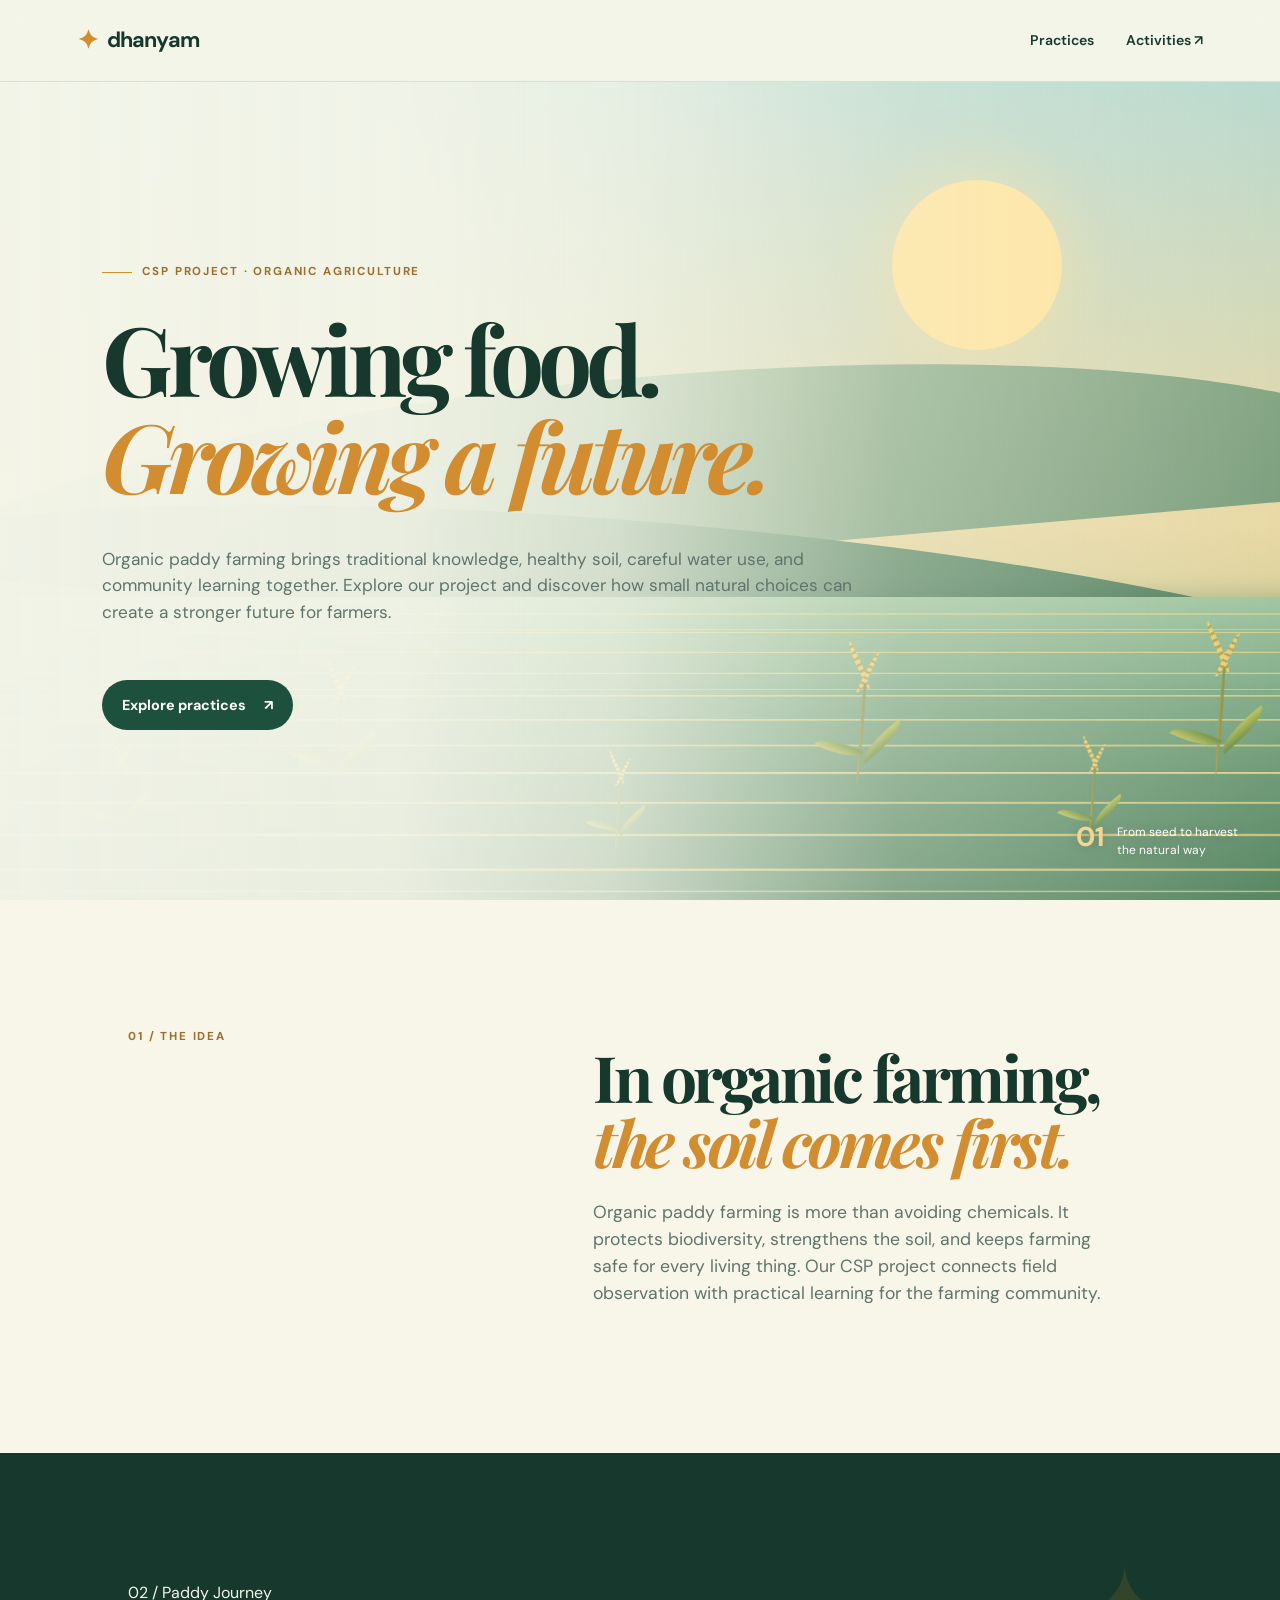
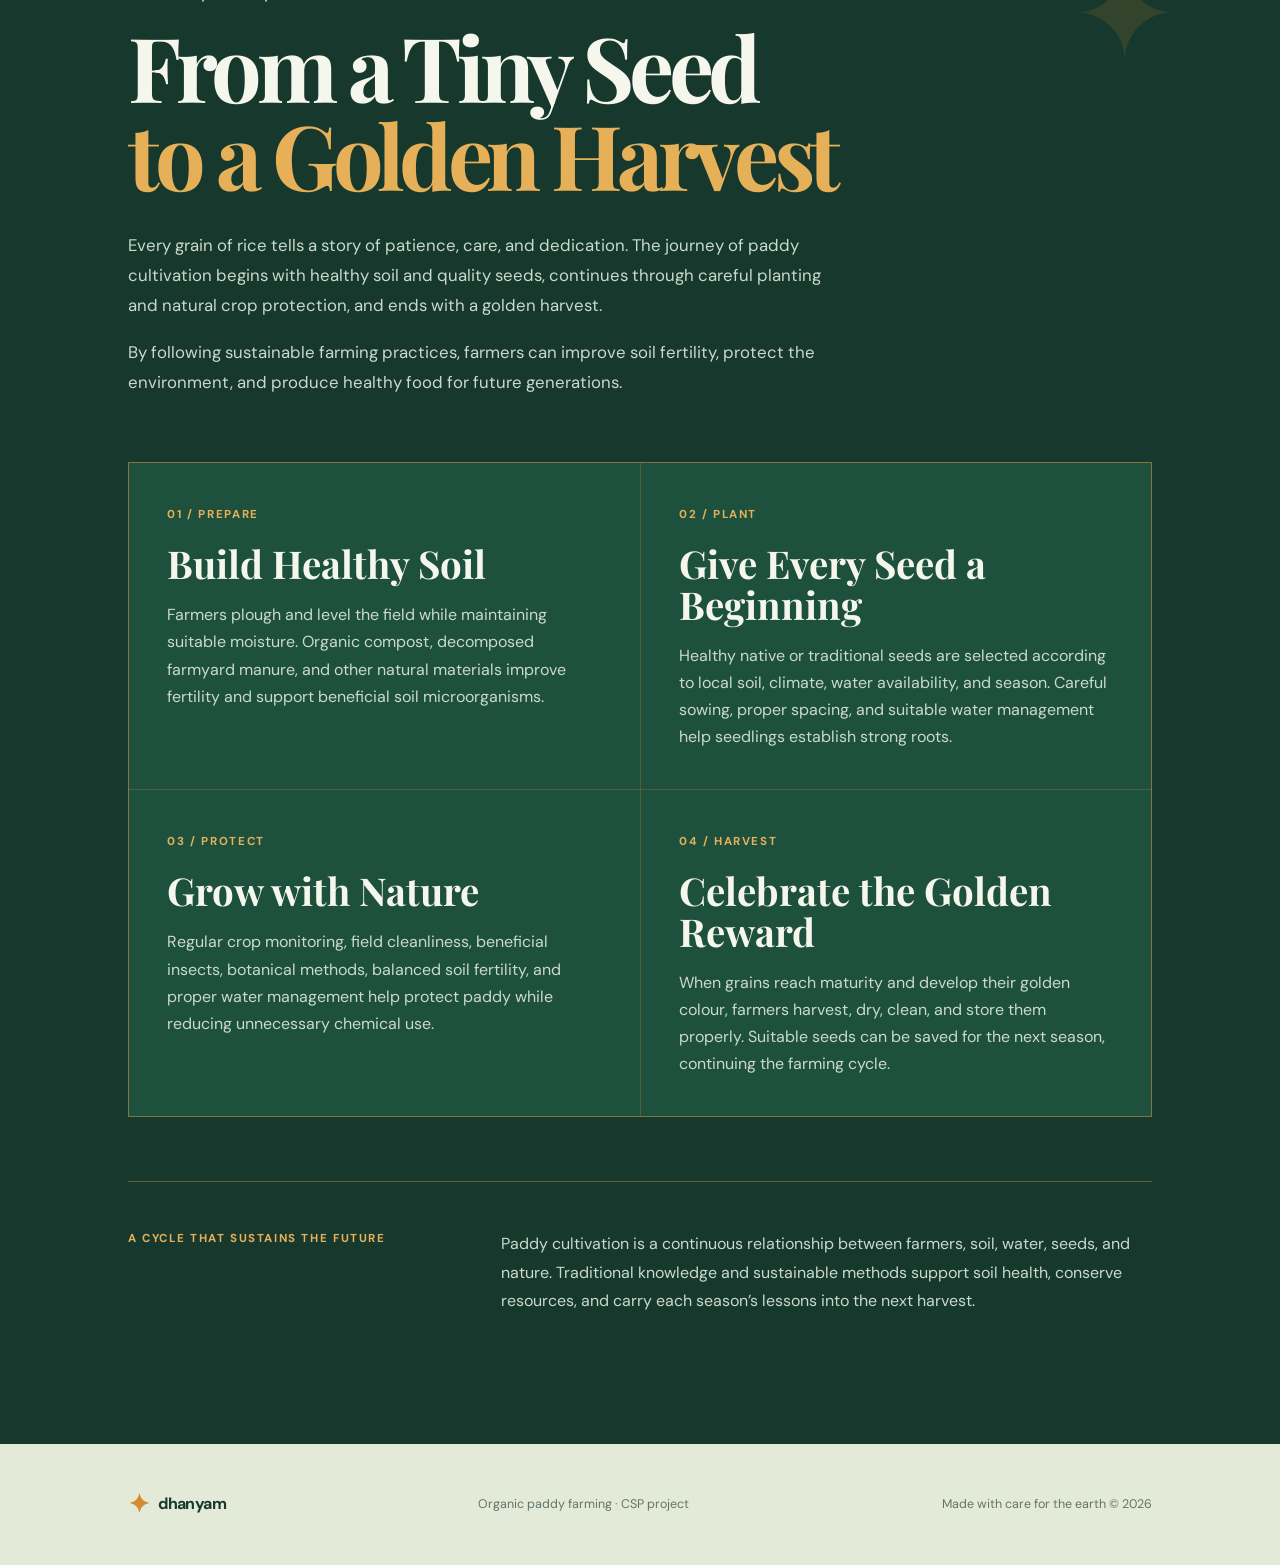
<file: index.html>
<!doctype html><html lang="en"><head><meta charset="UTF-8"><meta name="viewport" content="width=device-width,initial-scale=1"><title>Dhanyam | Organic Paddy Farming</title><link rel="preconnect" href="https://fonts.googleapis.com"><link rel="preconnect" href="https://fonts.gstatic.com" crossorigin><link href="https://fonts.googleapis.com/css2?family=DM+Sans:wght@400;500;600;700&family=Playfair+Display:wght@600;700;800&display=swap" rel="stylesheet"><link rel="stylesheet" href="style.css"><link rel="stylesheet" href="opening.css"><link rel="stylesheet" href="paddy-journey.css"></head><body><header class="site-header"><a class="brand" href="index.html"><span class="brand-mark">✦</span>dhanyam</a><nav><a href="practices.html">Practices</a><a href="activities.html">Activities <span>↗</span></a></nav></header><main><section class="hero"><div class="hero-content"><p class="eyebrow"><span></span> CSP project · Organic agriculture</p><h1>Growing food.<br><em>Growing a future.</em></h1><p class="hero-copy">Organic paddy farming brings traditional knowledge, healthy soil, careful water use, and community learning together. Explore our project and discover how small natural choices can create a stronger future for farmers.</p><div class="hero-actions"><a class="button button-primary" href="practices.html">Explore practices <span>↗</span></a></div></div><div class="hero-art"><div class="paddy-scene" aria-hidden="true"><div class="scene-sun"></div><div class="scene-hill hill-far"></div><div class="scene-hill hill-near"></div><div class="water-plane"><i></i><i></i><i></i><i></i><i></i></div><div class="plant plant-one"><b></b><i></i><i></i><em></em><em></em></div><div class="plant plant-two"><b></b><i></i><i></i><em></em><em></em></div><div class="plant plant-three"><b></b><i></i><i></i><em></em><em></em></div><div class="plant plant-four"><b></b><i></i><i></i><em></em><em></em></div><div class="plant plant-five"><b></b><i></i><i></i><em></em><em></em></div><div class="plant plant-six"><b></b><i></i><i></i><em></em><em></em></div></div><div class="art-caption"><strong>01</strong><span>From seed to harvest<br>the natural way</span></div></div></section><section class="intro section-wrap"><div class="section-label">01 / The idea</div><div><h2>In organic farming,<br><span>the soil comes first.</span></h2><p>Organic paddy farming is more than avoiding chemicals. It protects biodiversity, strengthens the soil, and keeps farming safe for every living thing. Our CSP project connects field observation with practical learning for the farming community.</p></div></section><section class="paddy-journey" id="paddy-journey"><div class="journey-intro"><p class="kicker">02 / Paddy Journey</p><h2>From a Tiny Seed<br><em>to a Golden Harvest</em></h2><p>Every grain of rice tells a story of patience, care, and dedication. The journey of paddy cultivation begins with healthy soil and quality seeds, continues through careful planting and natural crop protection, and ends with a golden harvest.</p><p>By following sustainable farming practices, farmers can improve soil fertility, protect the environment, and produce healthy food for future generations.</p></div><div class="journey-steps"><article><span>01 / Prepare</span><h3>Build Healthy Soil</h3><p>Farmers plough and level the field while maintaining suitable moisture. Organic compost, decomposed farmyard manure, and other natural materials improve fertility and support beneficial soil microorganisms.</p></article><article><span>02 / Plant</span><h3>Give Every Seed a Beginning</h3><p>Healthy native or traditional seeds are selected according to local soil, climate, water availability, and season. Careful sowing, proper spacing, and suitable water management help seedlings establish strong roots.</p></article><article><span>03 / Protect</span><h3>Grow with Nature</h3><p>Regular crop monitoring, field cleanliness, beneficial insects, botanical methods, balanced soil fertility, and proper water management help protect paddy while reducing unnecessary chemical use.</p></article><article><span>04 / Harvest</span><h3>Celebrate the Golden Reward</h3><p>When grains reach maturity and develop their golden colour, farmers harvest, dry, clean, and store them properly. Suitable seeds can be saved for the next season, continuing the farming cycle.</p></article></div><div class="journey-ending"><span>A cycle that sustains the future</span><p>Paddy cultivation is a continuous relationship between farmers, soil, water, seeds, and nature. Traditional knowledge and sustainable methods support soil health, conserve resources, and carry each season’s lessons into the next harvest.</p></div></section></main><footer><a class="brand" href="index.html"><span class="brand-mark">✦</span>dhanyam</a><p>Organic paddy farming · CSP project</p><p>Made with care for the earth © 2026</p></footer><script>const intro=document.createElement('div');intro.className='tractor-intro';intro.innerHTML='<div class="tractor-scene"><div class="farmer">●<i></i></div><div class="tractor"><b></b><i></i><em></em></div></div><p>cultivating a better future</p>';document.body.prepend(intro);setTimeout(()=>intro.classList.add('open'),1800);</script></body></html>
</file>
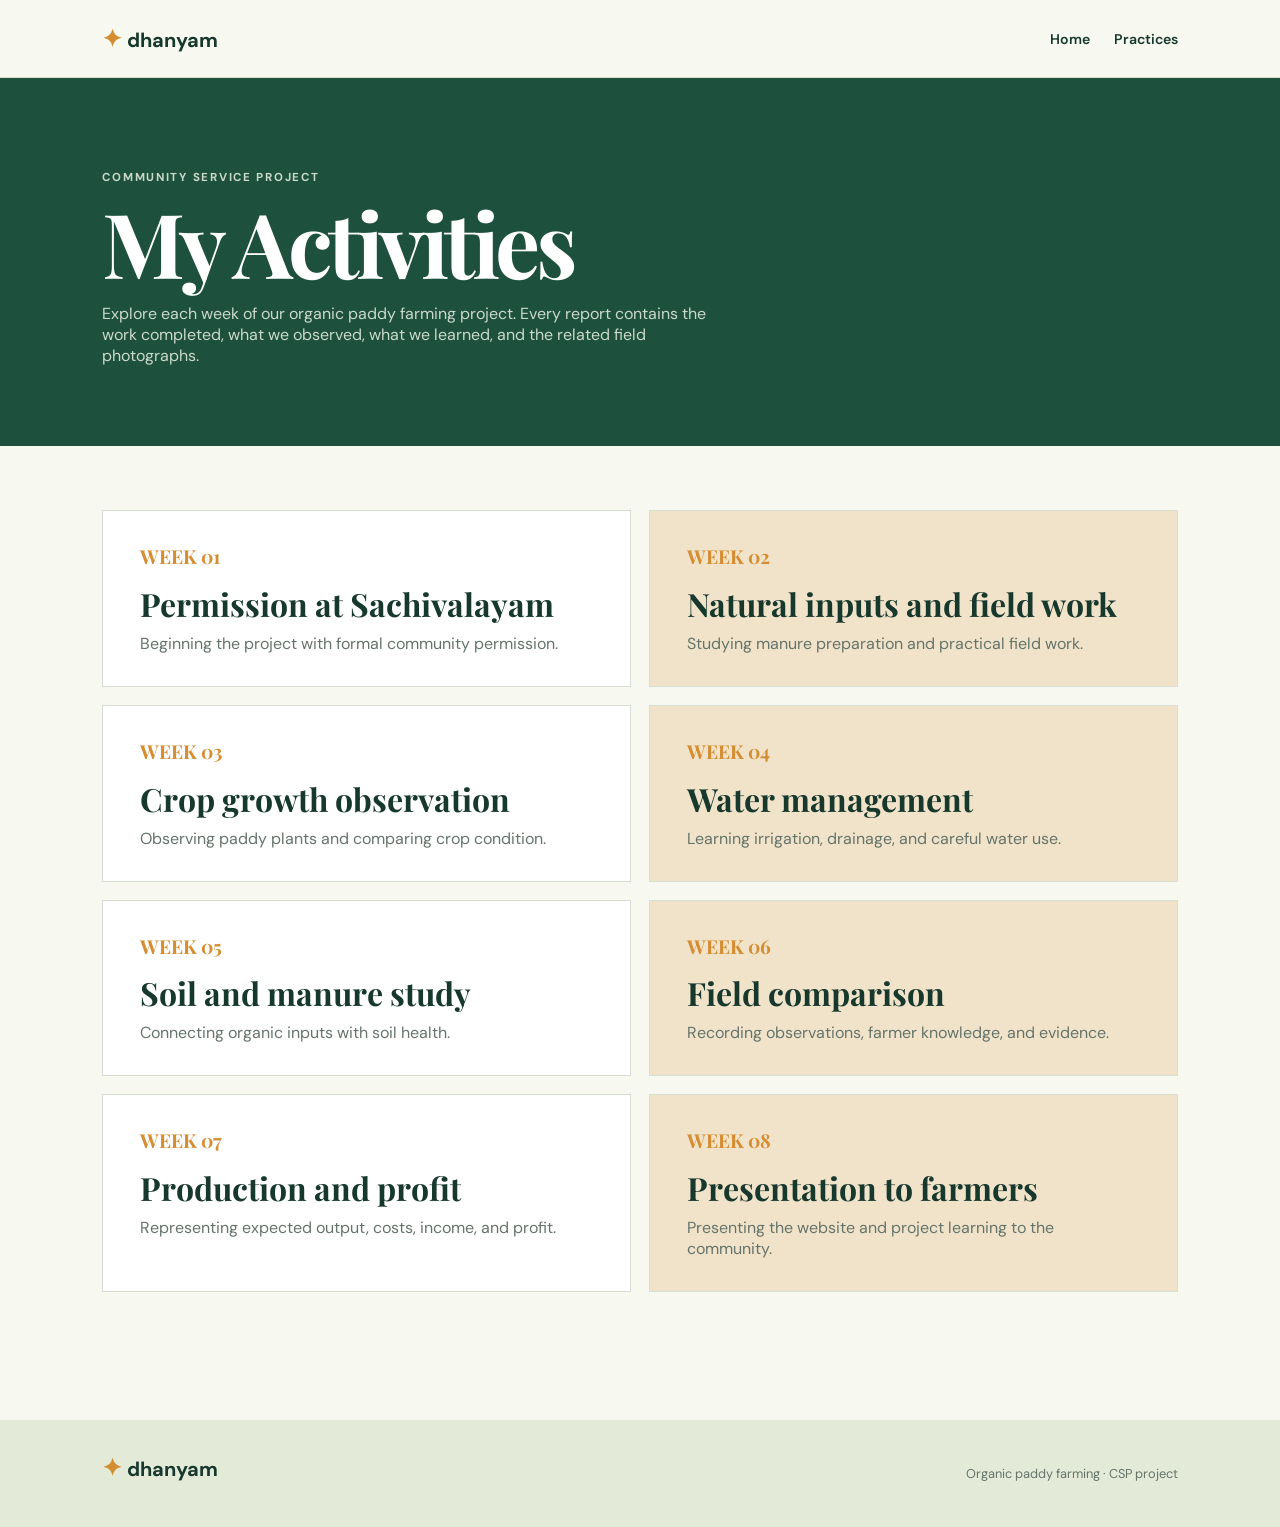
<file: activities.html>
<!doctype html><html lang="en"><head><meta charset="UTF-8"><meta name="viewport" content="width=device-width,initial-scale=1"><title>Activities | Dhanyam</title><link rel="preconnect" href="https://fonts.googleapis.com"><link rel="preconnect" href="https://fonts.gstatic.com" crossorigin><link href="https://fonts.googleapis.com/css2?family=DM+Sans:wght@400;500;600;700&family=Playfair+Display:wght@600;700;800&display=swap" rel="stylesheet"><link rel="stylesheet" href="activity-pages.css"></head><body><header><a class="brand" href="index.html"><span>✦</span> dhanyam</a><nav><a href="index.html">Home</a><a href="practices.html">Practices</a></nav></header><section class="page-head"><p class="kicker">Community Service Project</p><h1>My Activities</h1><p>Explore each week of our organic paddy farming project. Every report contains the work completed, what we observed, what we learned, and the related field photographs.</p></section><main class="week-menu"><a class="week-link" href="week1.html"><span>WEEK 01</span><h2>Permission at Sachivalayam</h2><p>Beginning the project with formal community permission.</p></a><a class="week-link" href="week2.html"><span>WEEK 02</span><h2>Natural inputs and field work</h2><p>Studying manure preparation and practical field work.</p></a><a class="week-link" href="week3.html"><span>WEEK 03</span><h2>Crop growth observation</h2><p>Observing paddy plants and comparing crop condition.</p></a><a class="week-link" href="week4.html"><span>WEEK 04</span><h2>Water management</h2><p>Learning irrigation, drainage, and careful water use.</p></a><a class="week-link" href="week5.html"><span>WEEK 05</span><h2>Soil and manure study</h2><p>Connecting organic inputs with soil health.</p></a><a class="week-link" href="week6.html"><span>WEEK 06</span><h2>Field comparison</h2><p>Recording observations, farmer knowledge, and evidence.</p></a><a class="week-link" href="week7.html"><span>WEEK 07</span><h2>Production and profit</h2><p>Representing expected output, costs, income, and profit.</p></a><a class="week-link" href="week8.html"><span>WEEK 08</span><h2>Presentation to farmers</h2><p>Presenting the website and project learning to the community.</p></a></main><footer><a class="brand" href="index.html"><span>✦</span> dhanyam</a><p>Organic paddy farming · CSP project</p></footer></body></html>
</file>
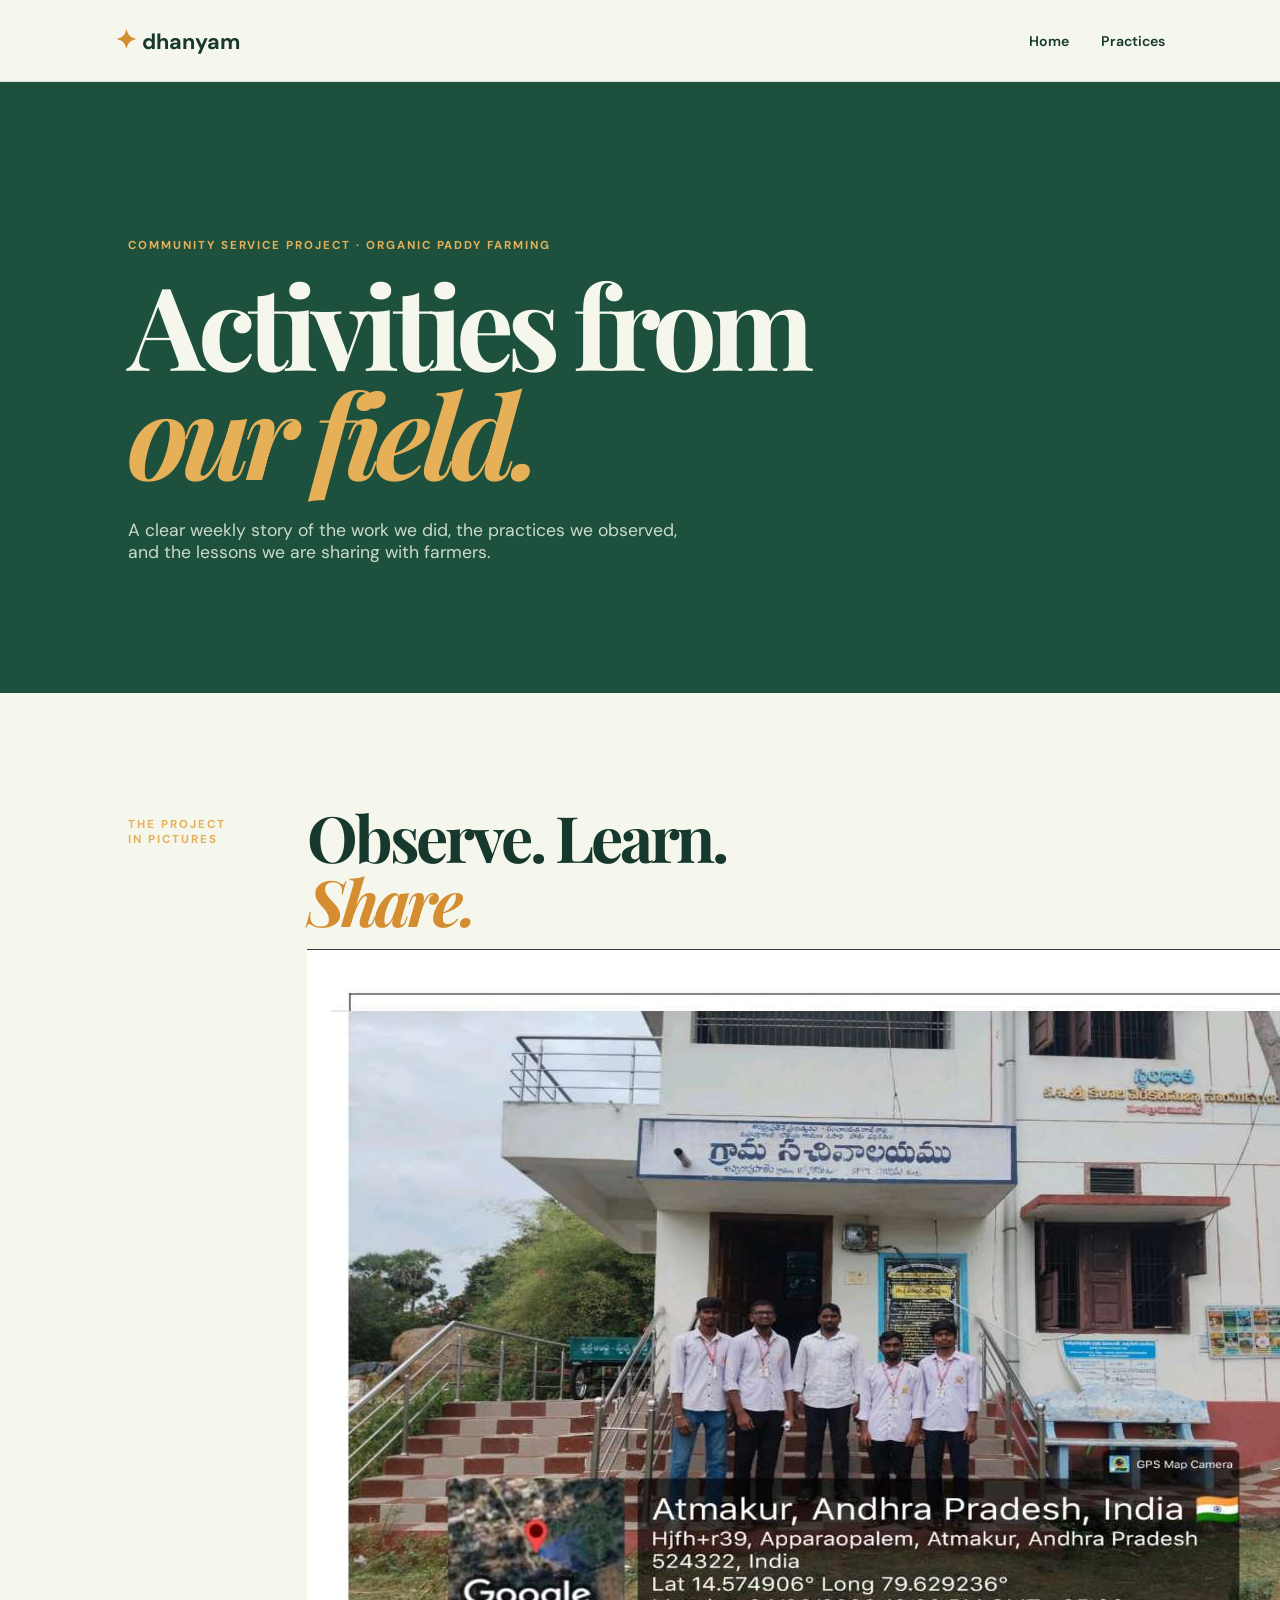
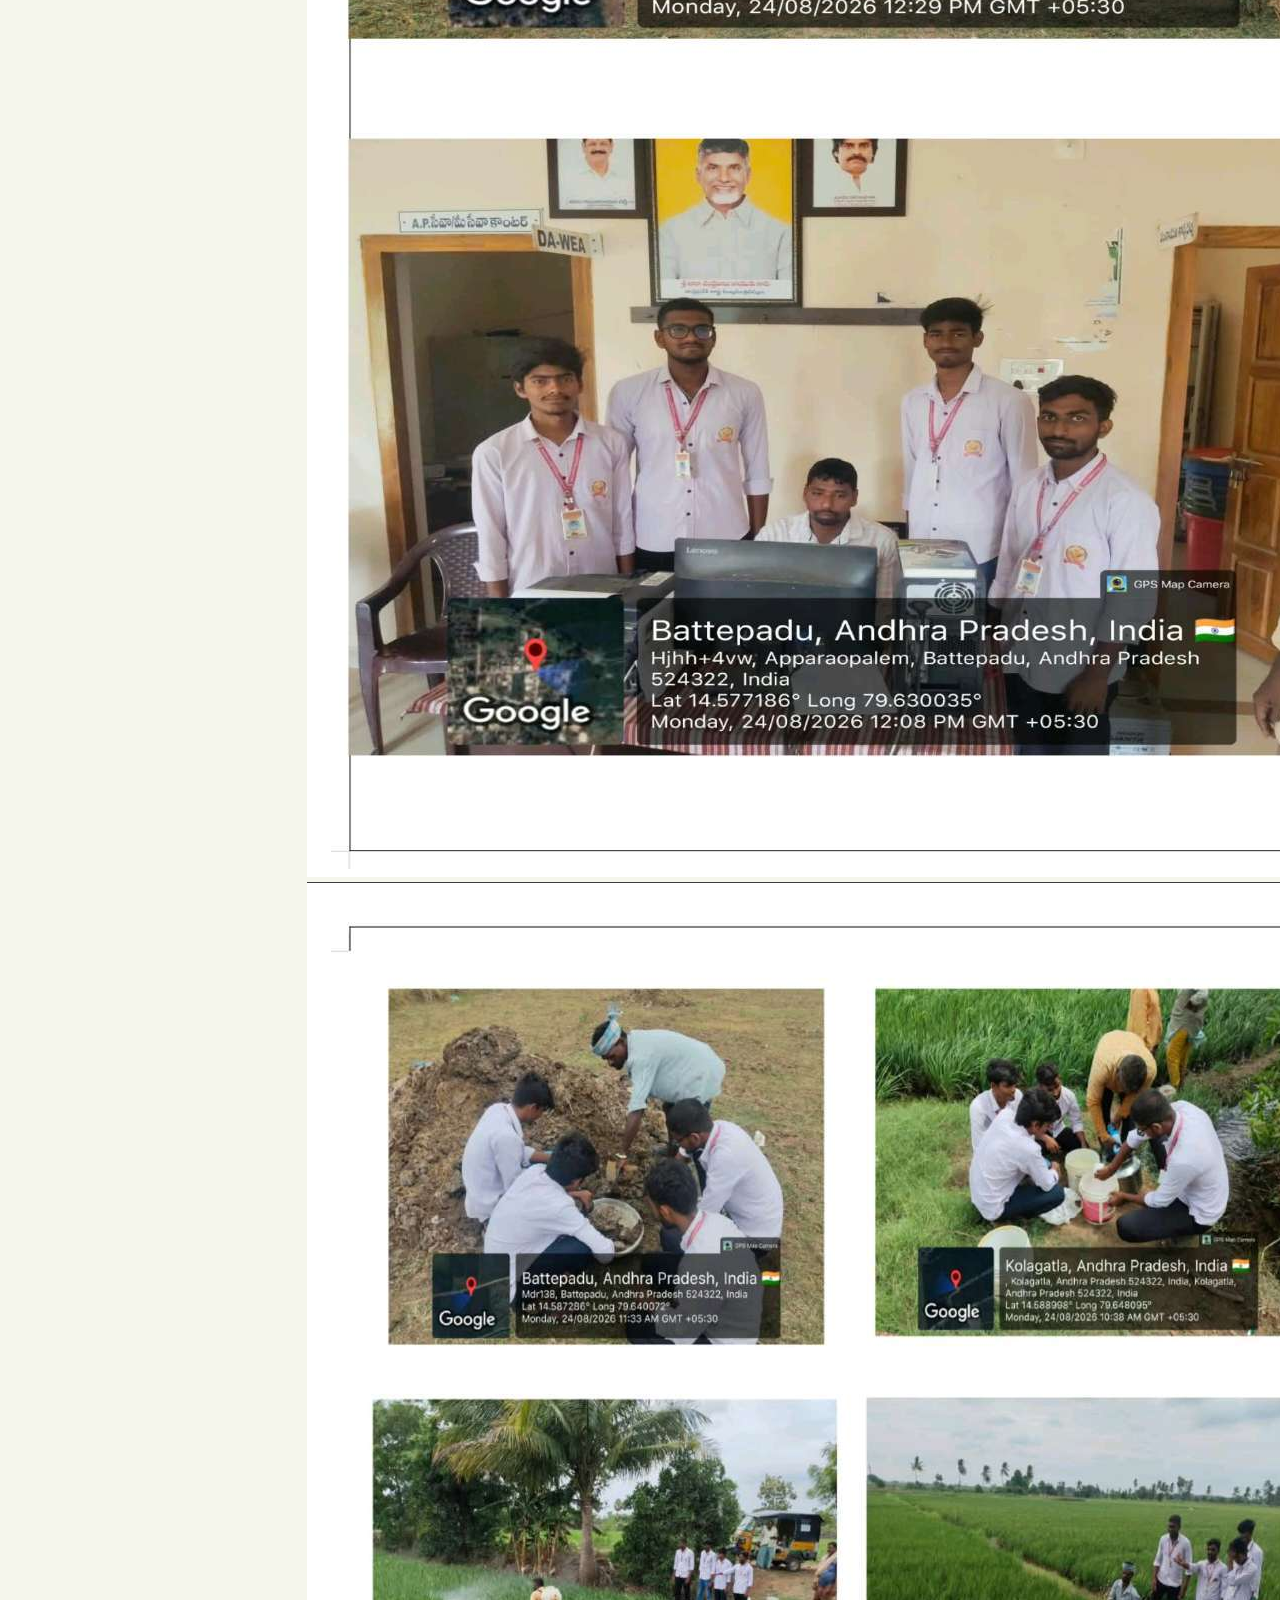
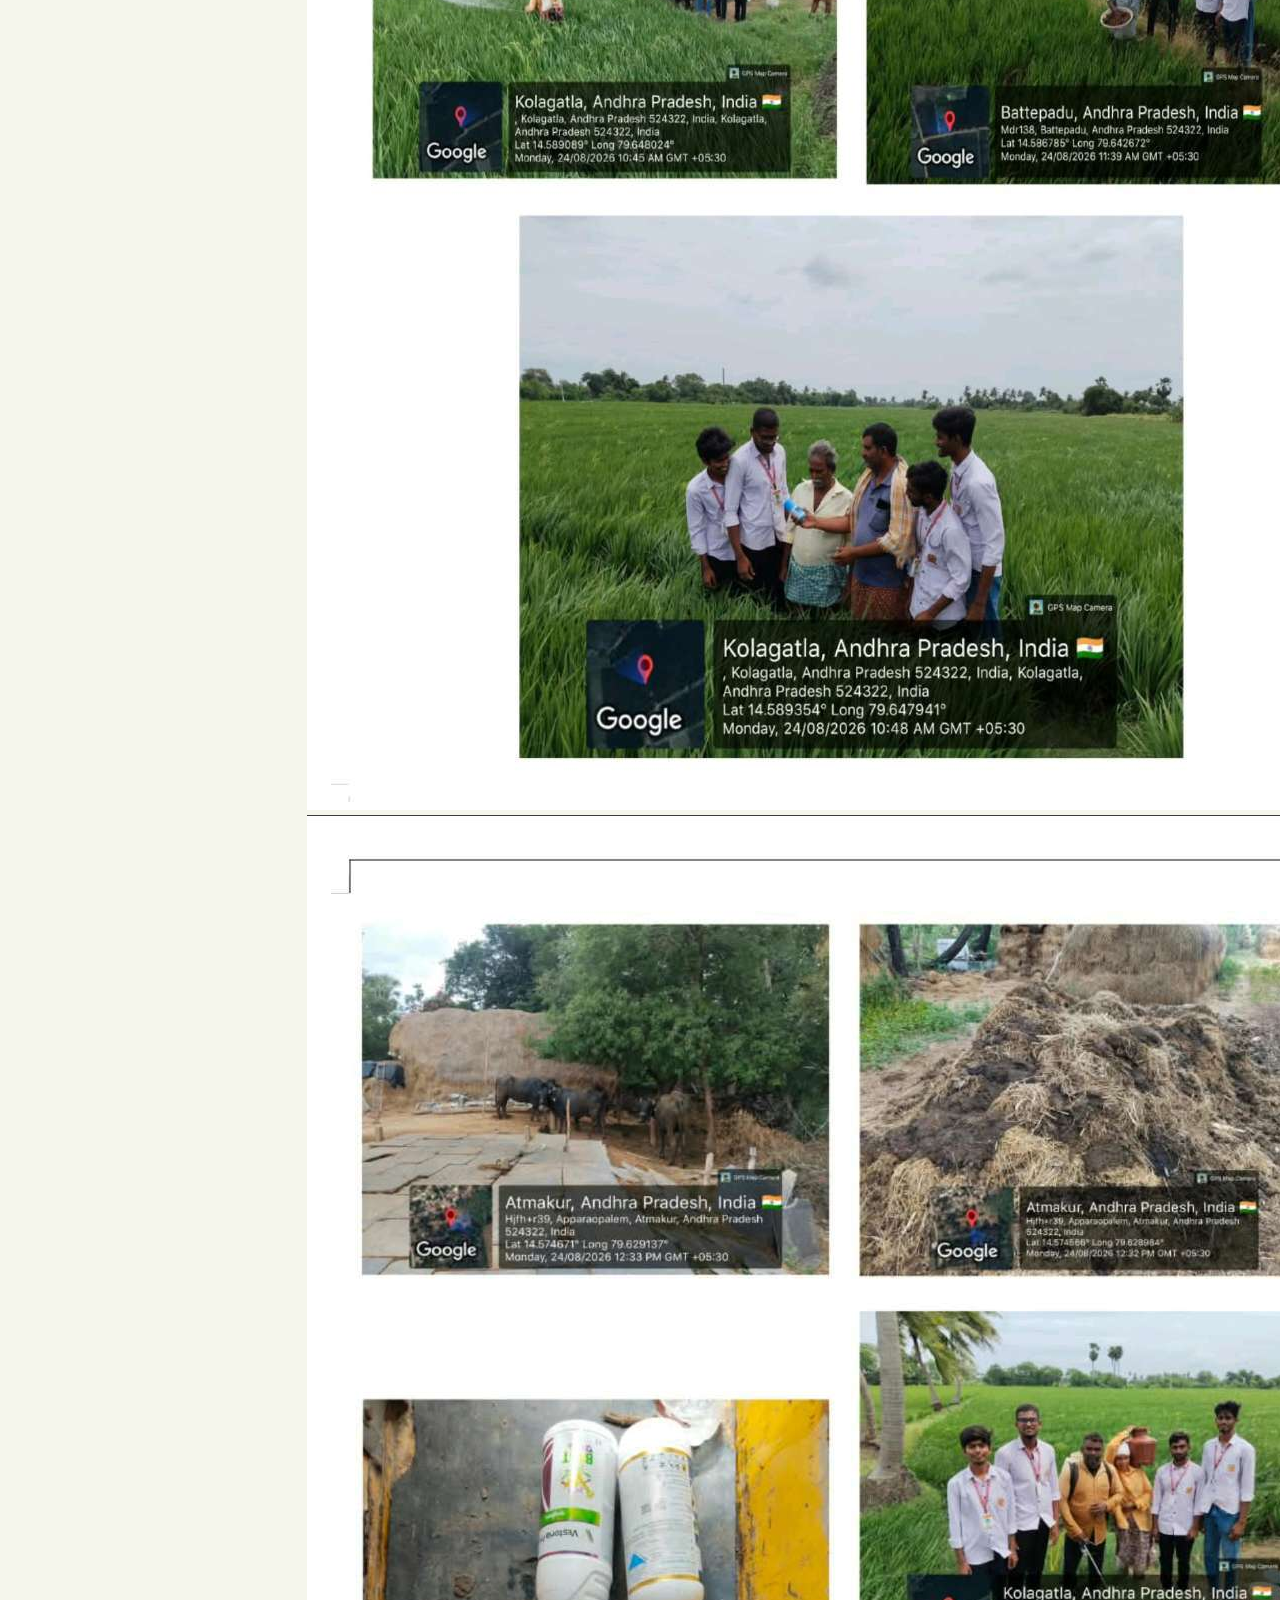
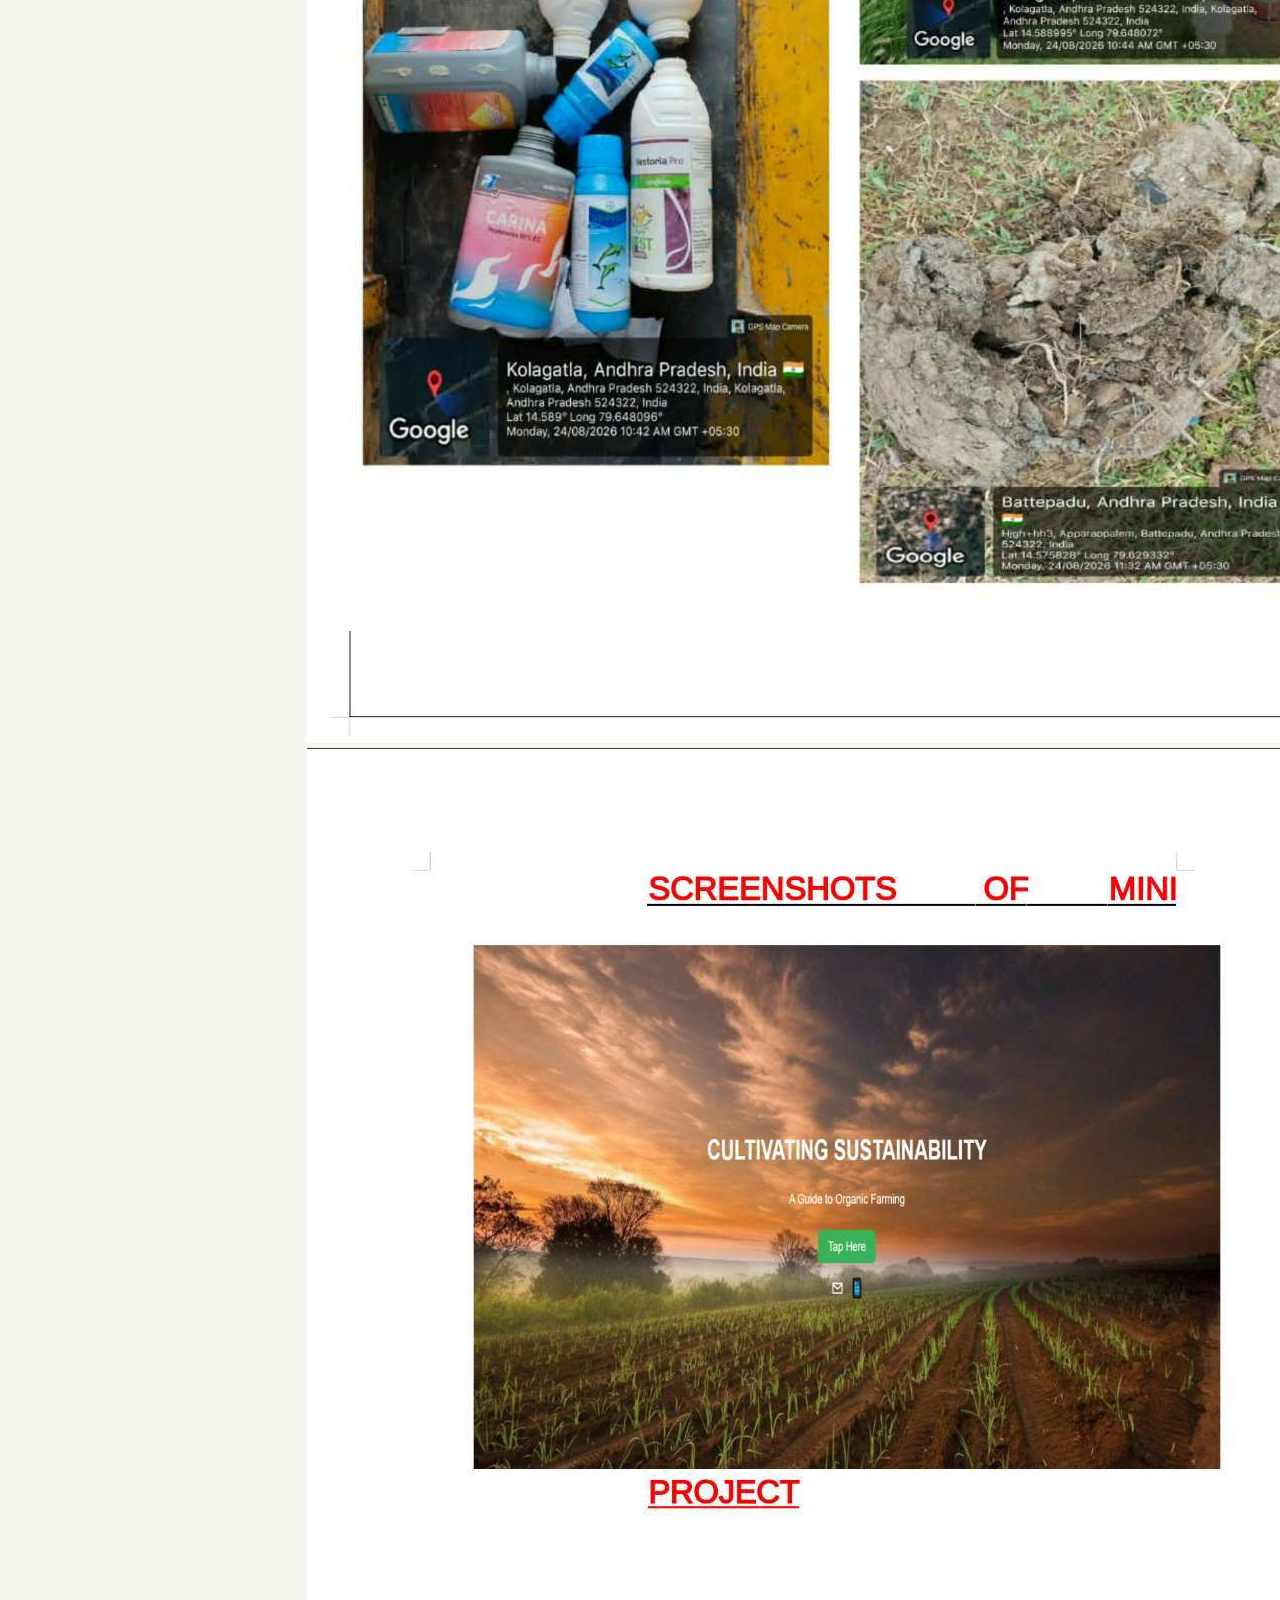
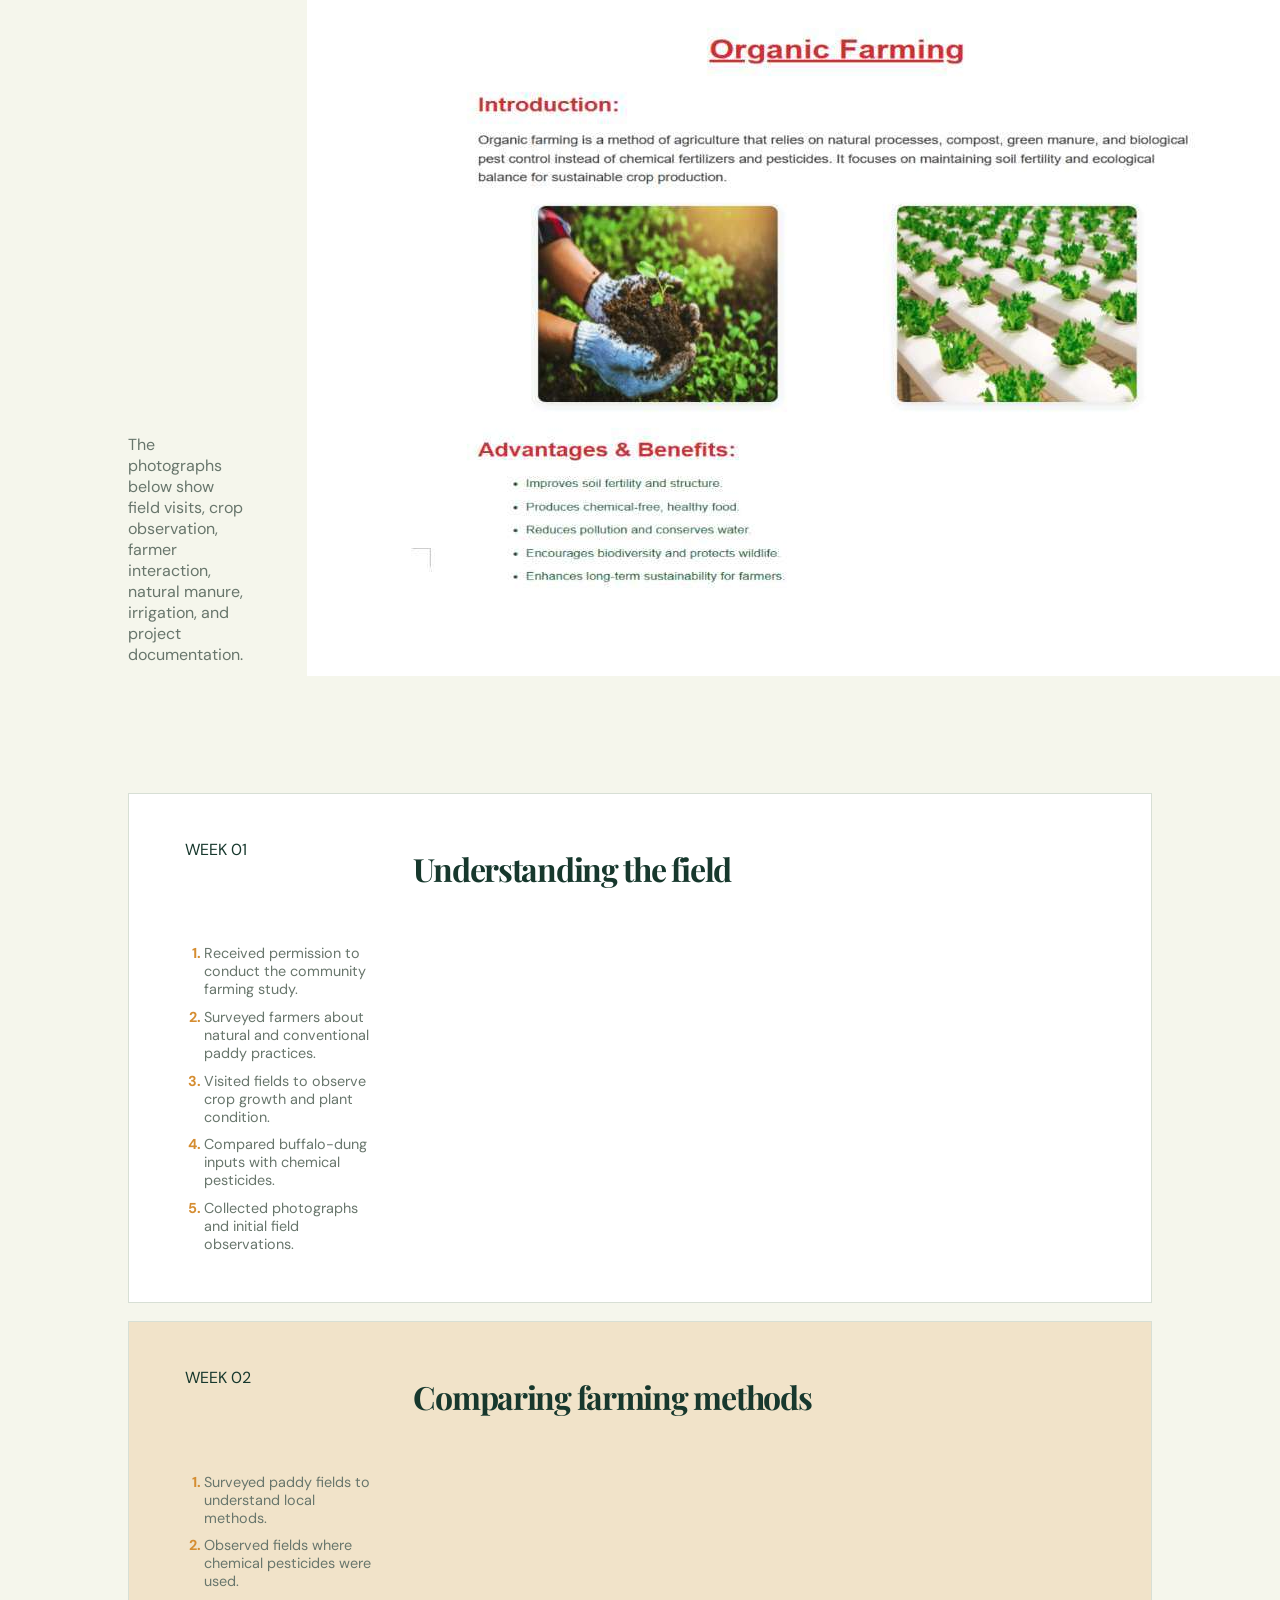
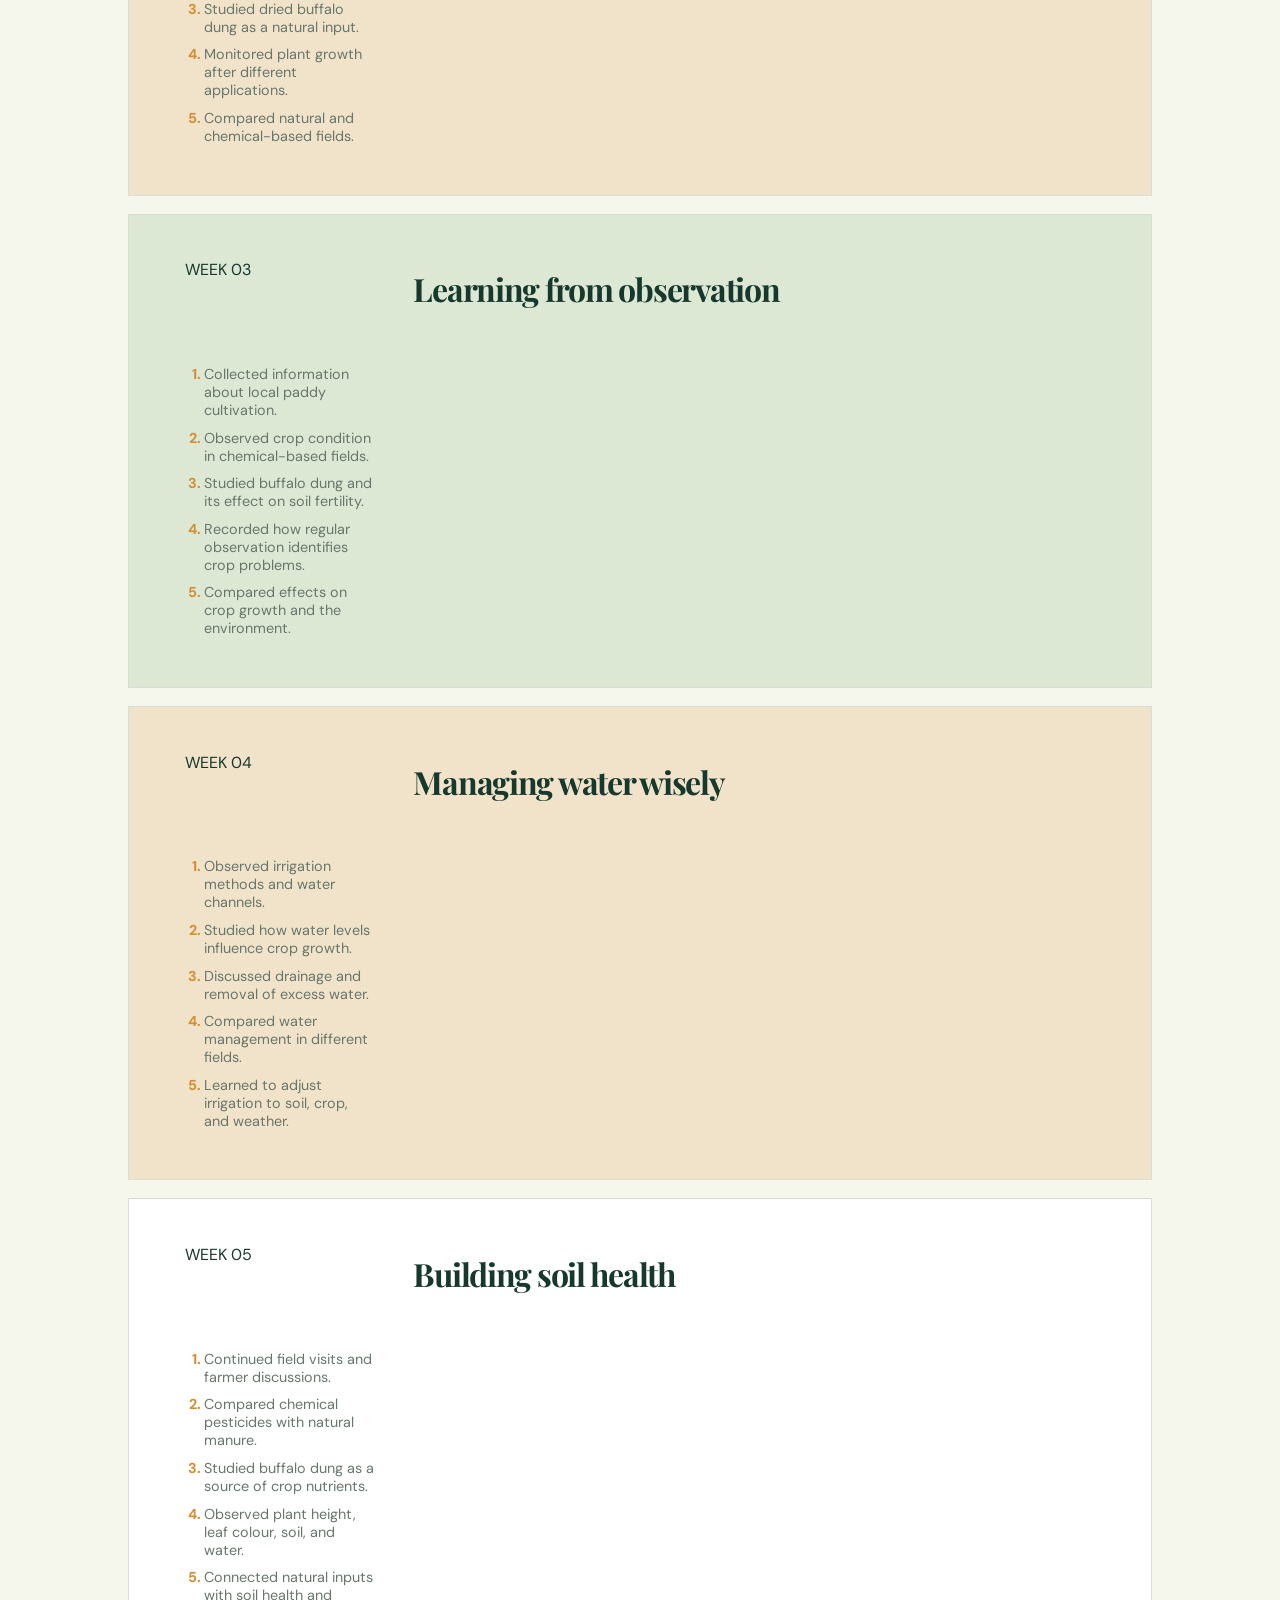
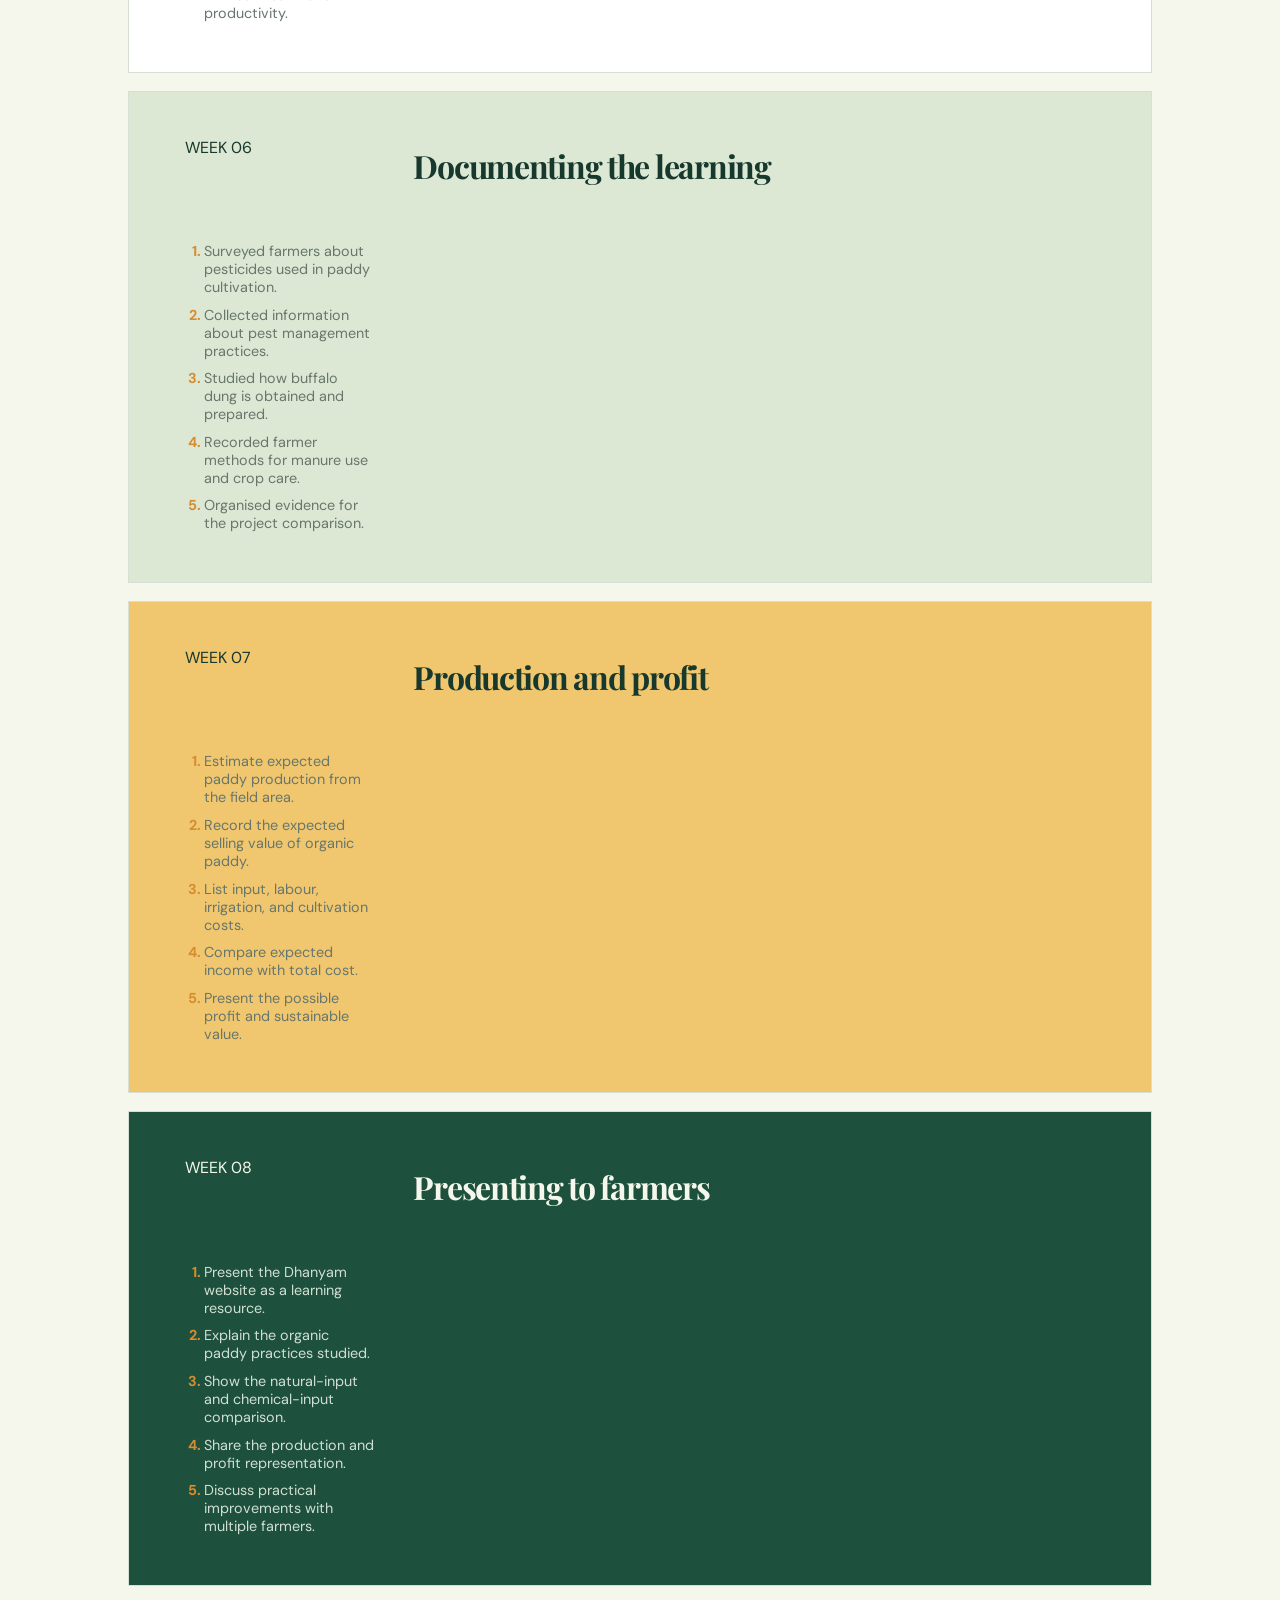
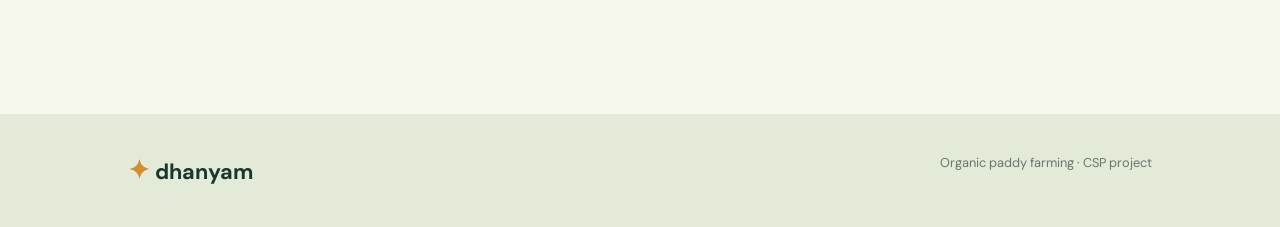
<file: activities_final.html>
<!doctype html><html lang="en"><head><meta charset="UTF-8"><meta name="viewport" content="width=device-width,initial-scale=1"><title>Activities | Dhanyam</title><link rel="preconnect" href="https://fonts.googleapis.com"><link rel="preconnect" href="https://fonts.gstatic.com" crossorigin><link href="https://fonts.googleapis.com/css2?family=DM+Sans:wght@400;500;600;700&family=Playfair+Display:wght@600;700;800&display=swap" rel="stylesheet"><link rel="stylesheet" href="activities-new.css"></head><body><header><a class="brand" href="index.html"><span>✦</span> dhanyam</a><nav><a href="index.html">Home</a><a href="practices.html">Practices</a></nav></header><main><section class="cover"><p class="kicker">Community Service Project · Organic paddy farming</p><h1>Activities from<br><em>our field.</em></h1><p class="lead">A clear weekly story of the work we did, the practices we observed, and the lessons we are sharing with farmers.</p></section><section class="intro"><p class="kicker">The project in pictures</p><h2>Observe. Learn.<br><em>Share.</em></h2><p>The photographs below show field visits, crop observation, farmer interaction, natural manure, irrigation, and project documentation.</p><div class="photo-strip"><img src="images/page-19.jpg" alt="Community field visit"><img src="images/page-25.jpg" alt="Paddy field observation"><img src="images/page-40.jpg" alt="Natural farming inputs"><img src="images/page-49.jpg" alt="Organic farming project presentation"></div></section><section class="weeks"><article><span>WEEK 01</span><h2>Understanding the field</h2><ol><li>Received permission to conduct the community farming study.</li><li>Surveyed farmers about natural and conventional paddy practices.</li><li>Visited fields to observe crop growth and plant condition.</li><li>Compared buffalo-dung inputs with chemical pesticides.</li><li>Collected photographs and initial field observations.</li></ol></article><article><span>WEEK 02</span><h2>Comparing farming methods</h2><ol><li>Surveyed paddy fields to understand local methods.</li><li>Observed fields where chemical pesticides were used.</li><li>Studied dried buffalo dung as a natural input.</li><li>Monitored plant growth after different applications.</li><li>Compared natural and chemical-based fields.</li></ol></article><article><span>WEEK 03</span><h2>Learning from observation</h2><ol><li>Collected information about local paddy cultivation.</li><li>Observed crop condition in chemical-based fields.</li><li>Studied buffalo dung and its effect on soil fertility.</li><li>Recorded how regular observation identifies crop problems.</li><li>Compared effects on crop growth and the environment.</li></ol></article><article><span>WEEK 04</span><h2>Managing water wisely</h2><ol><li>Observed irrigation methods and water channels.</li><li>Studied how water levels influence crop growth.</li><li>Discussed drainage and removal of excess water.</li><li>Compared water management in different fields.</li><li>Learned to adjust irrigation to soil, crop, and weather.</li></ol></article><article><span>WEEK 05</span><h2>Building soil health</h2><ol><li>Continued field visits and farmer discussions.</li><li>Compared chemical pesticides with natural manure.</li><li>Studied buffalo dung as a source of crop nutrients.</li><li>Observed plant height, leaf colour, soil, and water.</li><li>Connected natural inputs with soil health and productivity.</li></ol></article><article><span>WEEK 06</span><h2>Documenting the learning</h2><ol><li>Surveyed farmers about pesticides used in paddy cultivation.</li><li>Collected information about pest management practices.</li><li>Studied how buffalo dung is obtained and prepared.</li><li>Recorded farmer methods for manure use and crop care.</li><li>Organised evidence for the project comparison.</li></ol></article><article class="projection"><span>WEEK 07</span><h2>Production and profit</h2><ol><li>Estimate expected paddy production from the field area.</li><li>Record the expected selling value of organic paddy.</li><li>List input, labour, irrigation, and cultivation costs.</li><li>Compare expected income with total cost.</li><li>Present the possible profit and sustainable value.</li></ol></article><article class="presentation"><span>WEEK 08</span><h2>Presenting to farmers</h2><ol><li>Present the Dhanyam website as a learning resource.</li><li>Explain the organic paddy practices studied.</li><li>Show the natural-input and chemical-input comparison.</li><li>Share the production and profit representation.</li><li>Discuss practical improvements with multiple farmers.</li></ol></article></section></main><footer><a class="brand" href="index.html"><span>✦</span> dhanyam</a><p>Organic paddy farming · CSP project</p></footer></body></html>
</file>
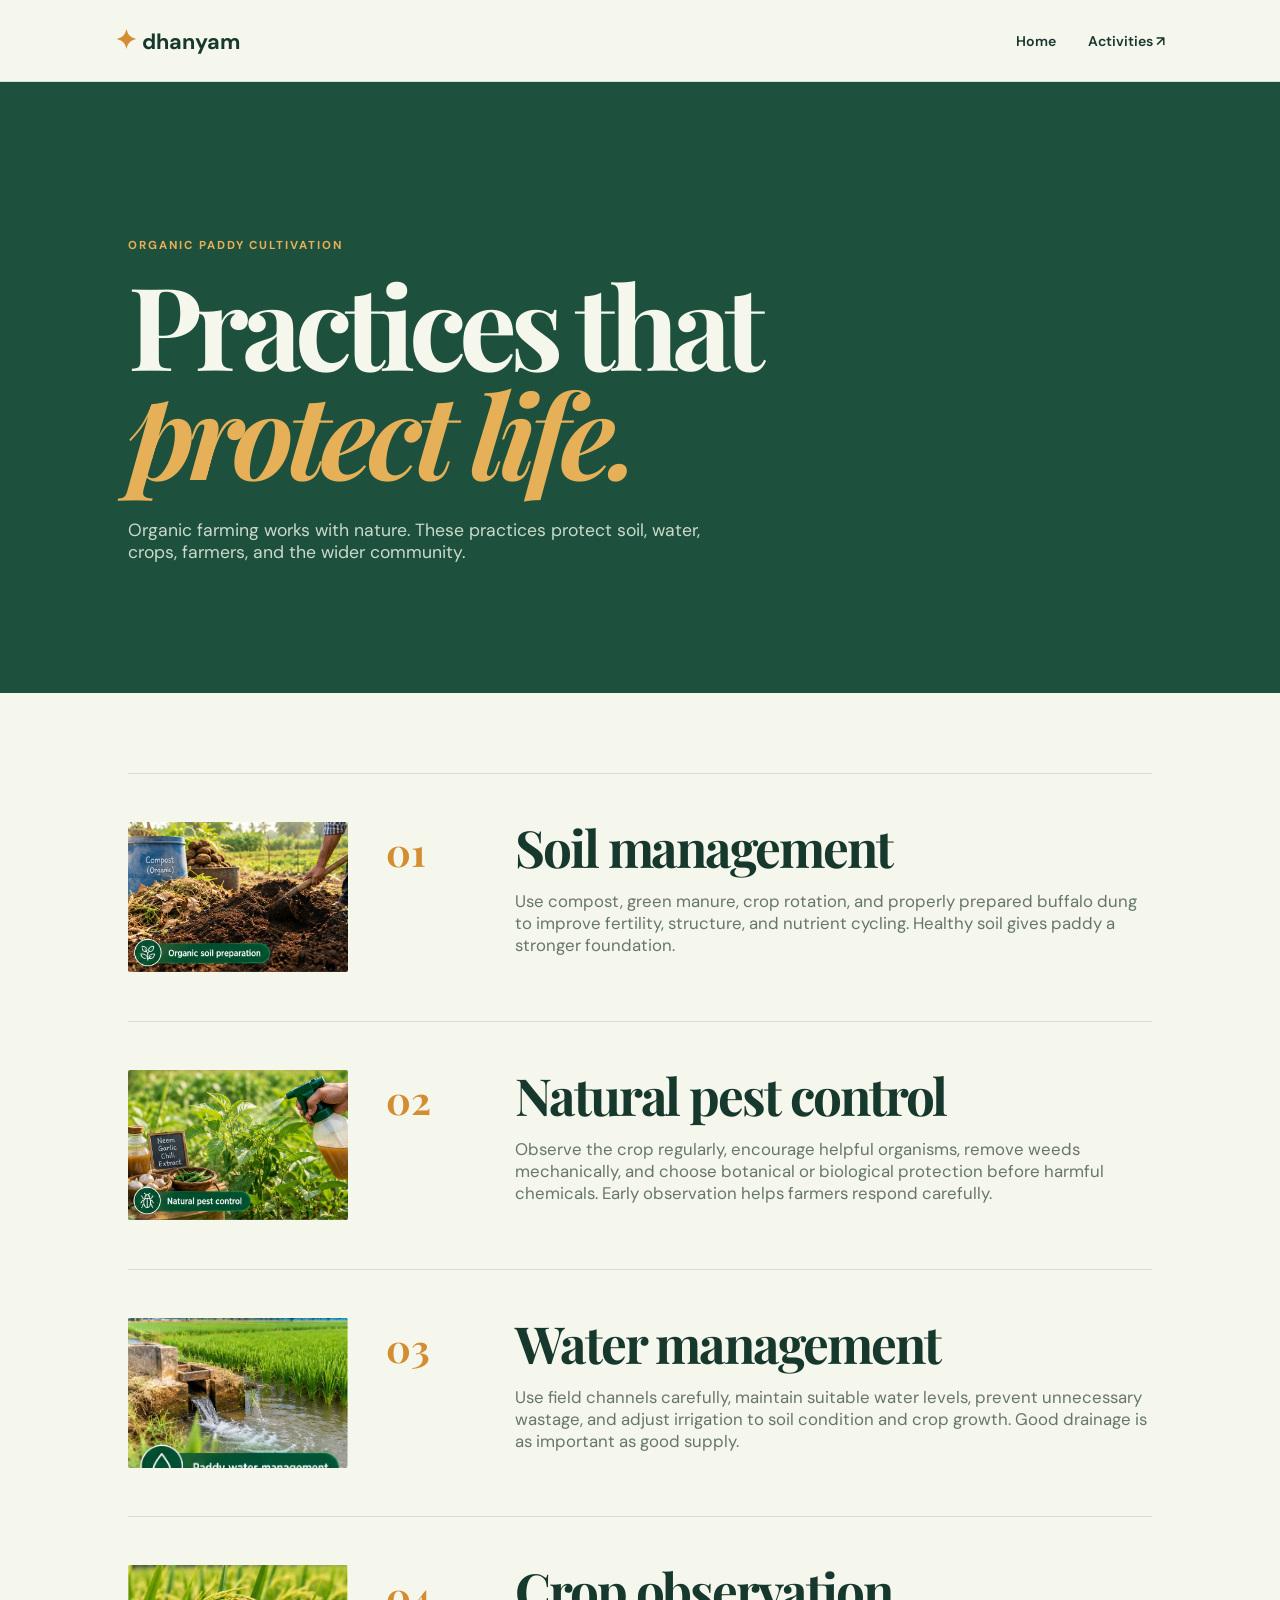
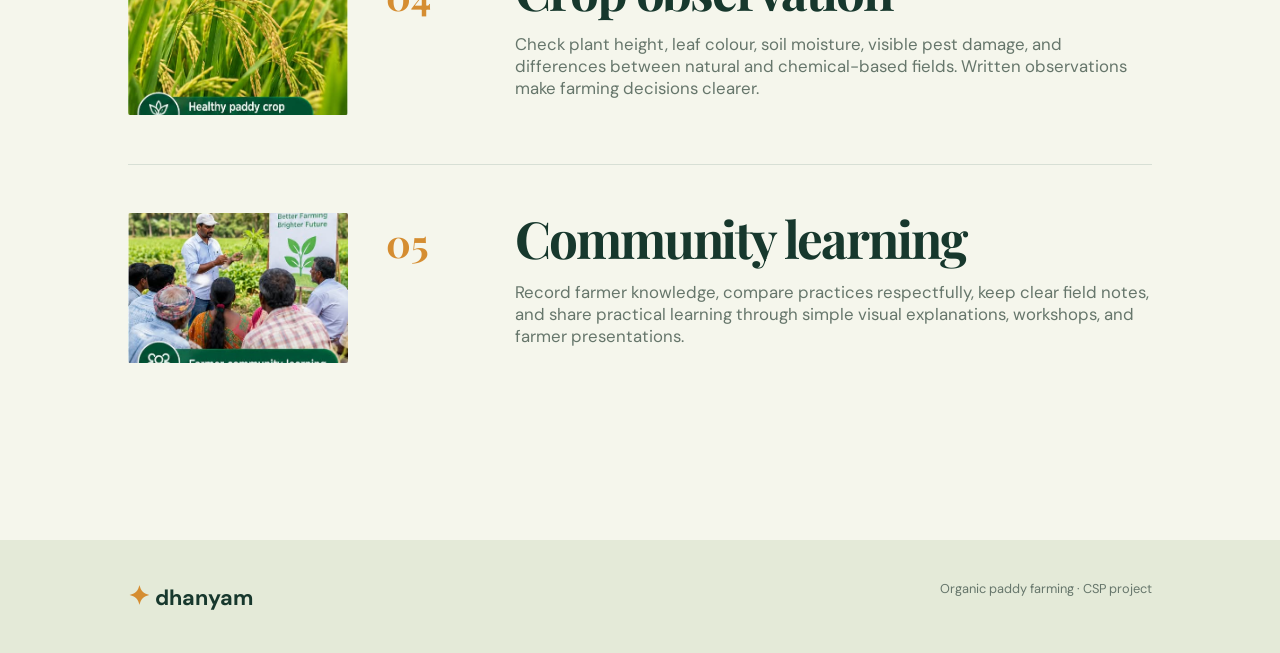
<file: practices.html>
<!doctype html><html lang="en"><head><meta charset="UTF-8"><meta name="viewport" content="width=device-width,initial-scale=1"><title>Practices | Dhanyam</title><link rel="preconnect" href="https://fonts.googleapis.com"><link rel="preconnect" href="https://fonts.gstatic.com" crossorigin><link href="https://fonts.googleapis.com/css2?family=DM+Sans:wght@400;500;600;700&family=Playfair+Display:wght@600;700;800&display=swap" rel="stylesheet"><link rel="stylesheet" href="practices-new.css"></head><body><header><a class="brand" href="index.html"><span>✦</span> dhanyam</a><nav><a href="index.html">Home</a><a href="activities.html">Activities <span>↗</span></a></nav></header><main><section class="practice-hero"><p class="kicker">Organic paddy cultivation</p><h1>Practices that<br><em>protect life.</em></h1><p>Organic farming works with nature. These practices protect soil, water, crops, farmers, and the wider community.</p></section><section class="practice-list"><article><img src="images/practice-soil.jpeg" alt="Organic soil preparation"><span>01</span><div><h2>Soil management</h2><p>Use compost, green manure, crop rotation, and properly prepared buffalo dung to improve fertility, structure, and nutrient cycling. Healthy soil gives paddy a stronger foundation.</p></div></article><article><img src="images/practice-pest.jpeg" alt="Natural pest control"><span>02</span><div><h2>Natural pest control</h2><p>Observe the crop regularly, encourage helpful organisms, remove weeds mechanically, and choose botanical or biological protection before harmful chemicals. Early observation helps farmers respond carefully.</p></div></article><article><img src="images/practice-water.jpeg" alt="Paddy water management"><span>03</span><div><h2>Water management</h2><p>Use field channels carefully, maintain suitable water levels, prevent unnecessary wastage, and adjust irrigation to soil condition and crop growth. Good drainage is as important as good supply.</p></div></article><article><img src="images/practice-crop.jpeg" alt="Healthy paddy crop observation"><span>04</span><div><h2>Crop observation</h2><p>Check plant height, leaf colour, soil moisture, visible pest damage, and differences between natural and chemical-based fields. Written observations make farming decisions clearer.</p></div></article><article><img src="images/practice-community.jpeg" alt="Farmer community learning"><span>05</span><div><h2>Community learning</h2><p>Record farmer knowledge, compare practices respectfully, keep clear field notes, and share practical learning through simple visual explanations, workshops, and farmer presentations.</p></div></article></section></main><footer><a class="brand" href="index.html"><span>✦</span> dhanyam</a><p>Organic paddy farming · CSP project</p></footer></body></html>
</file>
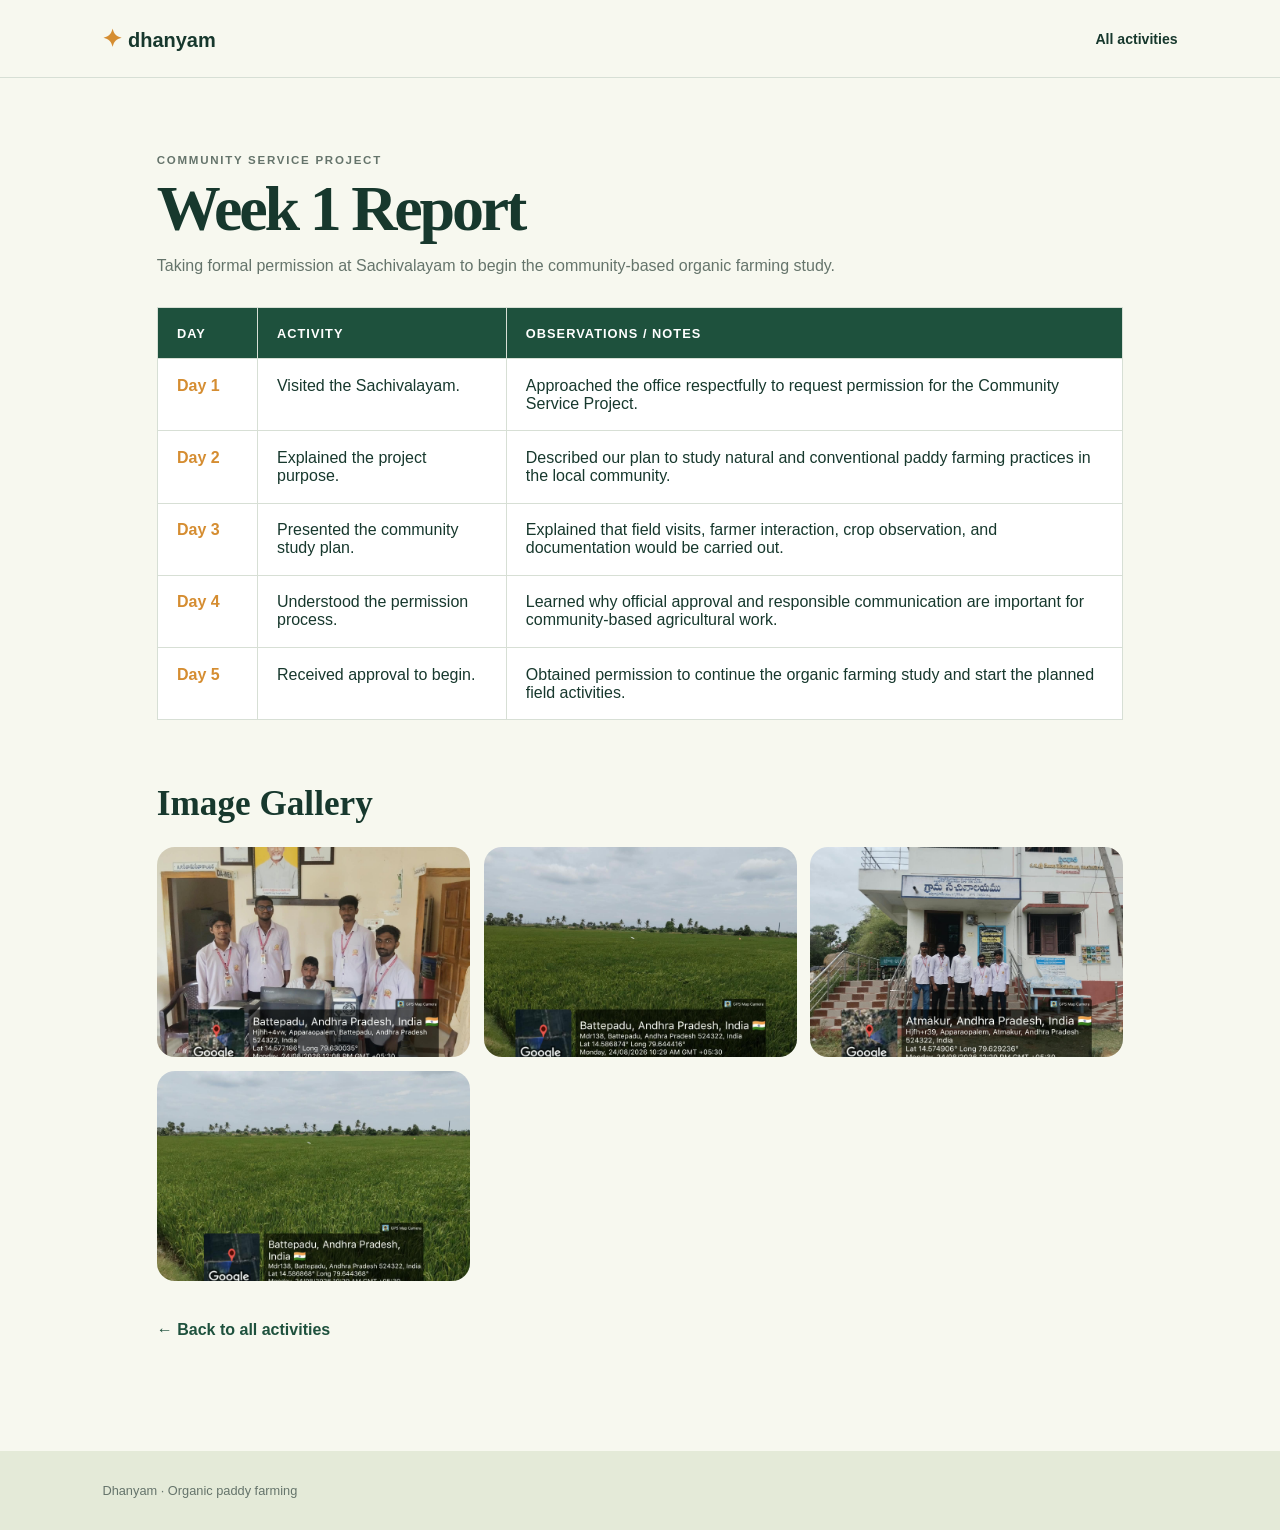
<file: week1.html>
<!doctype html><html lang="en"><head><meta charset="UTF-8"><meta name="viewport" content="width=device-width,initial-scale=1"><title>Week 1 | Dhanyam</title><link rel="stylesheet" href="activity-pages.css"></head><body><header><a class="brand" href="index.html"><span>✦</span> dhanyam</a><nav><a href="activities.html">All activities</a></nav></header><main class="report"><div class="report-head"><p class="kicker">Community Service Project</p><h1>Week 1 Report</h1><p>Taking formal permission at Sachivalayam to begin the community-based organic farming study.</p></div><table class="report-table"><tr><th>Day</th><th>Activity</th><th>Observations / Notes</th></tr><tr><td>Day 1</td><td>Visited the Sachivalayam.</td><td>Approached the office respectfully to request permission for the Community Service Project.</td></tr><tr><td>Day 2</td><td>Explained the project purpose.</td><td>Described our plan to study natural and conventional paddy farming practices in the local community.</td></tr><tr><td>Day 3</td><td>Presented the community study plan.</td><td>Explained that field visits, farmer interaction, crop observation, and documentation would be carried out.</td></tr><tr><td>Day 4</td><td>Understood the permission process.</td><td>Learned why official approval and responsible communication are important for community-based agricultural work.</td></tr><tr><td>Day 5</td><td>Received approval to begin.</td><td>Obtained permission to continue the organic farming study and start the planned field activities.</td></tr></table><h2 class="gallery-title">Image Gallery</h2><div class="gallery"><img src="images/week1-new-01.png" alt="Project team at Sachivalayam"><img src="images/week1-new-02.png" alt="Paddy field visited during the project"><img src="images/week1-new-03.png" alt="Project team outside Sachivalayam"><img src="images/week1-new-04.png" alt="Paddy field project photograph"></div><a class="back" href="activities.html">← Back to all activities</a></main><footer><span>Dhanyam · Organic paddy farming</span></footer></body></html>
</file>
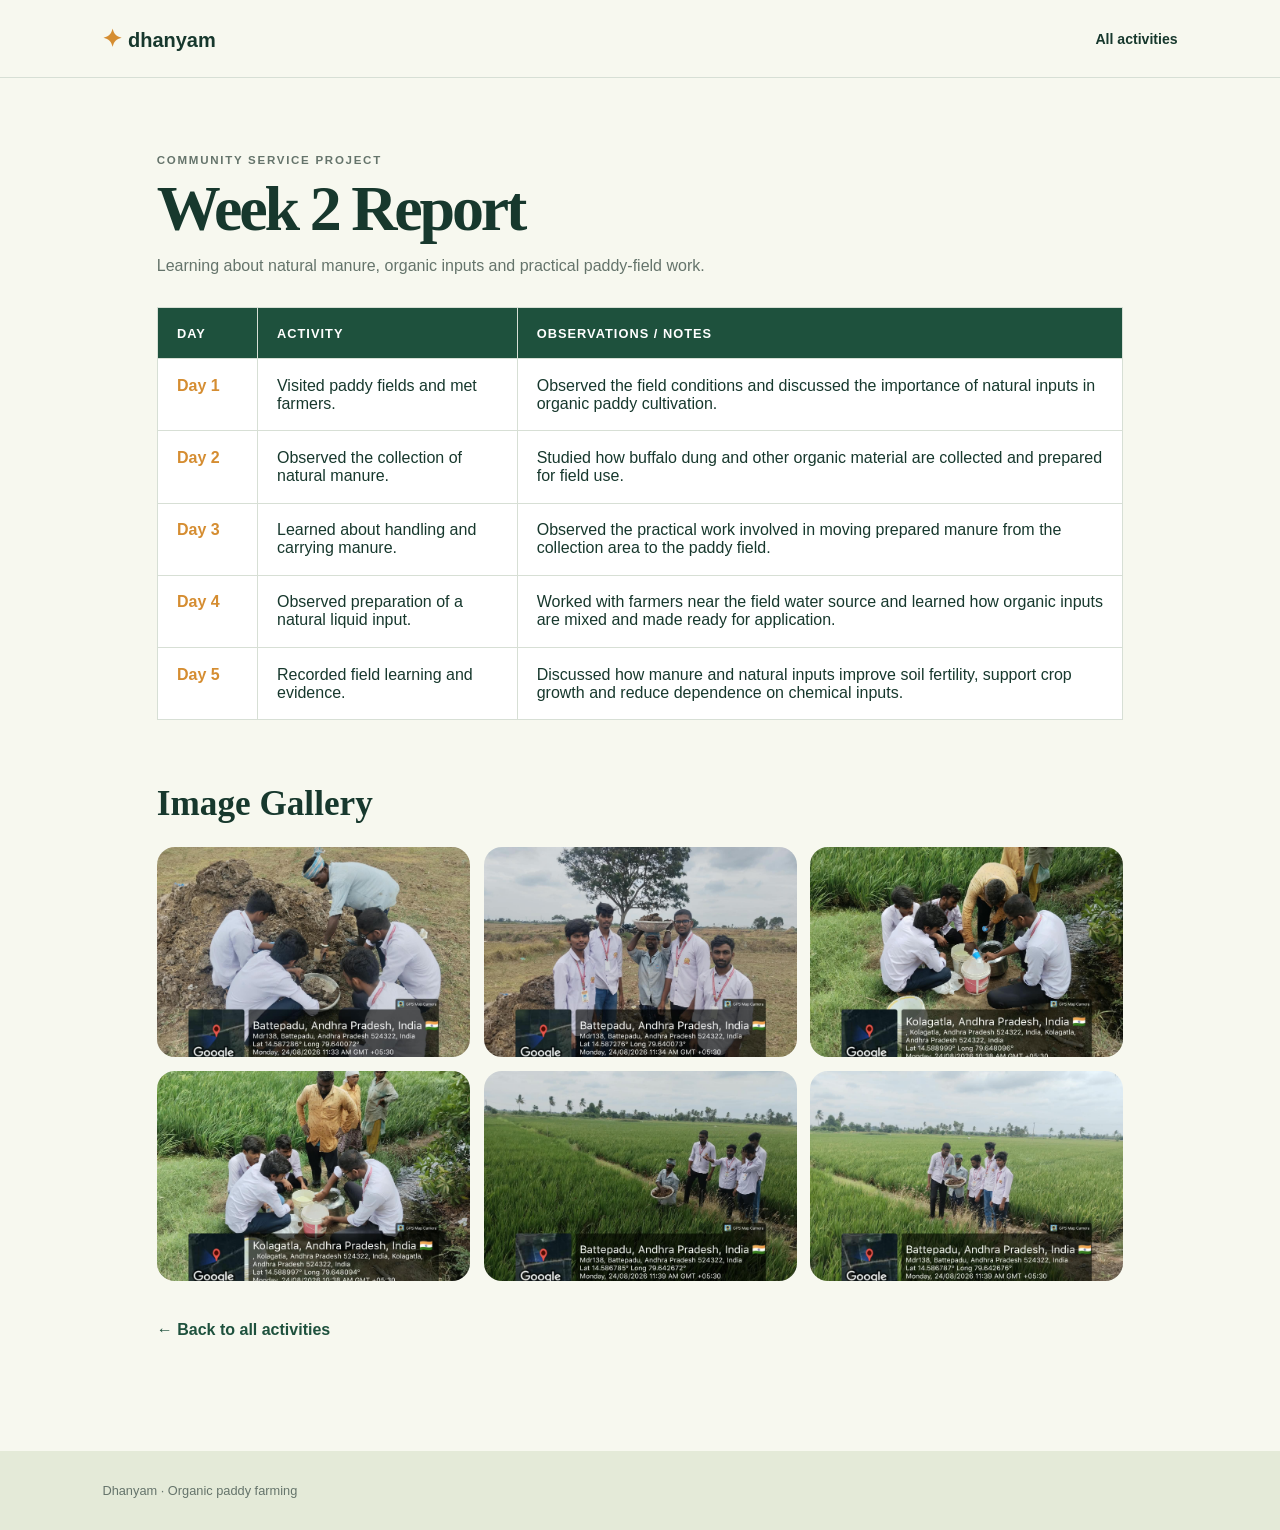
<file: week2.html>
<!doctype html><html lang="en"><head><meta charset="UTF-8"><meta name="viewport" content="width=device-width,initial-scale=1"><title>Week 2 | Dhanyam</title><link rel="stylesheet" href="activity-pages.css"></head><body><header><a class="brand" href="index.html"><span>✦</span> dhanyam</a><nav><a href="activities.html">All activities</a></nav></header><main class="report"><div class="report-head"><p class="kicker">Community Service Project</p><h1>Week 2 Report</h1><p>Learning about natural manure, organic inputs and practical paddy-field work.</p></div><table class="report-table"><tr><th>Day</th><th>Activity</th><th>Observations / Notes</th></tr><tr><td>Day 1</td><td>Visited paddy fields and met farmers.</td><td>Observed the field conditions and discussed the importance of natural inputs in organic paddy cultivation.</td></tr><tr><td>Day 2</td><td>Observed the collection of natural manure.</td><td>Studied how buffalo dung and other organic material are collected and prepared for field use.</td></tr><tr><td>Day 3</td><td>Learned about handling and carrying manure.</td><td>Observed the practical work involved in moving prepared manure from the collection area to the paddy field.</td></tr><tr><td>Day 4</td><td>Observed preparation of a natural liquid input.</td><td>Worked with farmers near the field water source and learned how organic inputs are mixed and made ready for application.</td></tr><tr><td>Day 5</td><td>Recorded field learning and evidence.</td><td>Discussed how manure and natural inputs improve soil fertility, support crop growth and reduce dependence on chemical inputs.</td></tr></table><h2 class="gallery-title">Image Gallery</h2><div class="gallery"><img src="images/week2-new-1.png" alt="Students preparing natural manure in the field"><img src="images/week2-new-2.png" alt="Students and farmer handling natural manure"><img src="images/week2-new-3.png" alt="Preparing a natural liquid input near the paddy field"><img src="images/week2-new-4.png" alt="Farmers and students mixing an organic input"><img src="images/week2-new-5.png" alt="Organic manure work in a paddy field"><img src="images/week2-new-6.png" alt="Field learning with a farmer and natural manure"></div><a class="back" href="activities.html">← Back to all activities</a></main><footer><span>Dhanyam · Organic paddy farming</span></footer></body></html>
</file>
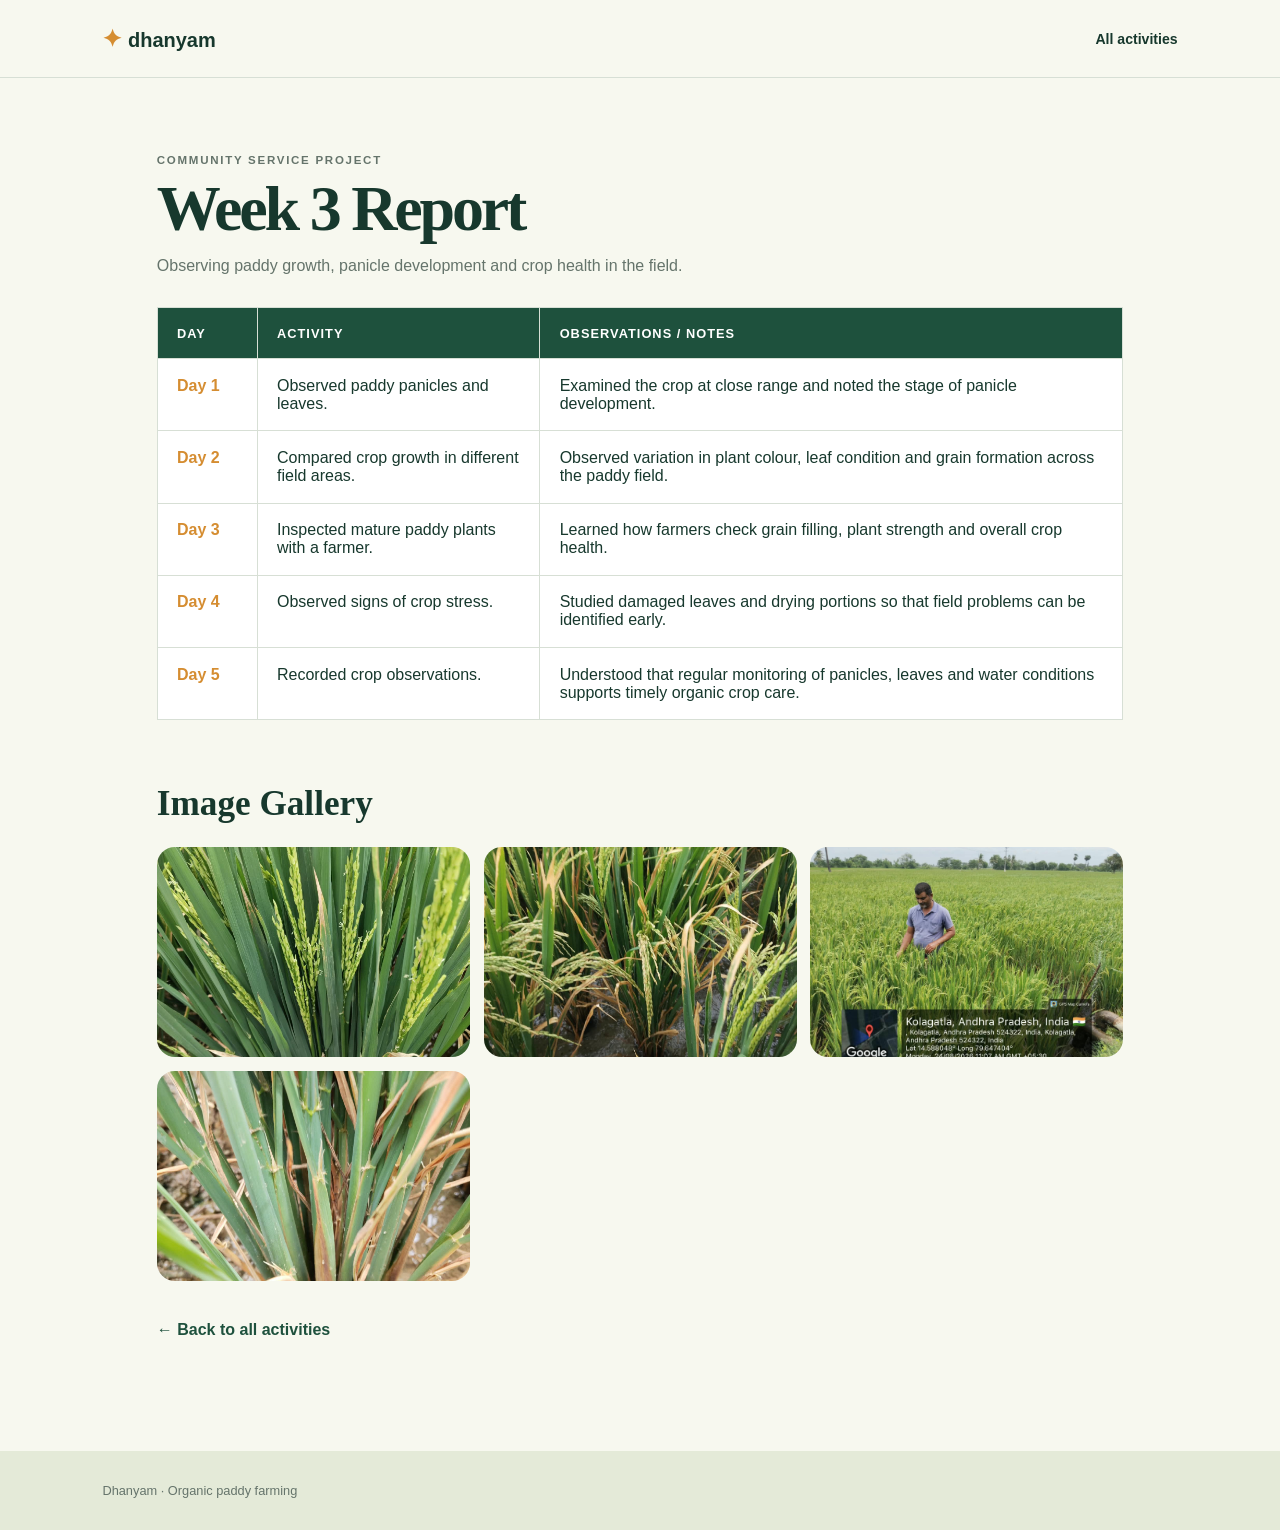
<file: week3.html>
<!doctype html><html lang="en"><head><meta charset="UTF-8"><meta name="viewport" content="width=device-width,initial-scale=1"><title>Week 3 | Dhanyam</title><link rel="stylesheet" href="activity-pages.css"></head><body><header><a class="brand" href="index.html"><span>✦</span> dhanyam</a><nav><a href="activities.html">All activities</a></nav></header><main class="report"><div class="report-head"><p class="kicker">Community Service Project</p><h1>Week 3 Report</h1><p>Observing paddy growth, panicle development and crop health in the field.</p></div><table class="report-table"><tr><th>Day</th><th>Activity</th><th>Observations / Notes</th></tr><tr><td>Day 1</td><td>Observed paddy panicles and leaves.</td><td>Examined the crop at close range and noted the stage of panicle development.</td></tr><tr><td>Day 2</td><td>Compared crop growth in different field areas.</td><td>Observed variation in plant colour, leaf condition and grain formation across the paddy field.</td></tr><tr><td>Day 3</td><td>Inspected mature paddy plants with a farmer.</td><td>Learned how farmers check grain filling, plant strength and overall crop health.</td></tr><tr><td>Day 4</td><td>Observed signs of crop stress.</td><td>Studied damaged leaves and drying portions so that field problems can be identified early.</td></tr><tr><td>Day 5</td><td>Recorded crop observations.</td><td>Understood that regular monitoring of panicles, leaves and water conditions supports timely organic crop care.</td></tr></table><h2 class="gallery-title">Image Gallery</h2><div class="gallery"><img src="images/week3-new-1.png" alt="Close observation of paddy panicles and leaves"><img src="images/week3-new-2.png" alt="Paddy crop with panicles and field water"><img src="images/week3-new-3.png" alt="Farmer inspecting mature paddy plants"><img src="images/week3-new-4.png" alt="Close view of paddy leaves and crop condition"></div><a class="back" href="activities.html">← Back to all activities</a></main><footer><span>Dhanyam · Organic paddy farming</span></footer></body></html>
</file>
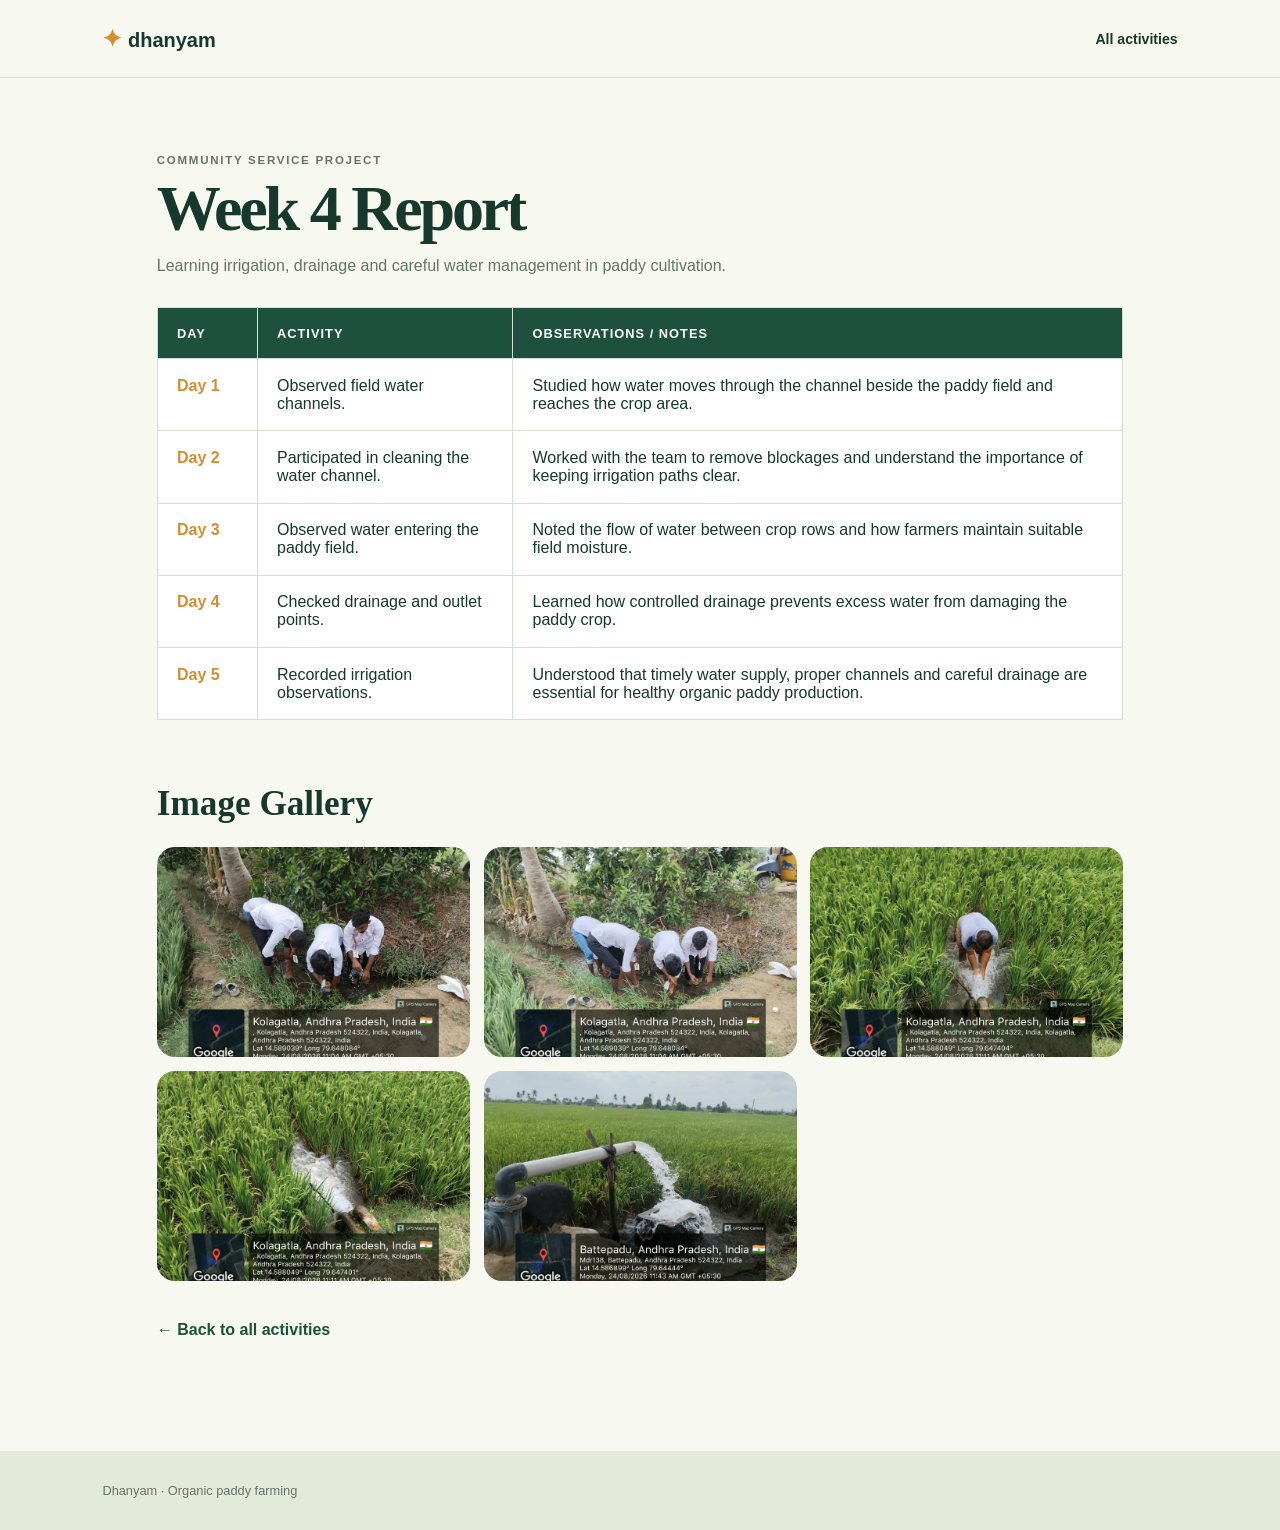
<file: week4.html>
<!doctype html><html lang="en"><head><meta charset="UTF-8"><meta name="viewport" content="width=device-width,initial-scale=1"><title>Week 4 | Dhanyam</title><link rel="stylesheet" href="activity-pages.css"></head><body><header><a class="brand" href="index.html"><span>✦</span> dhanyam</a><nav><a href="activities.html">All activities</a></nav></header><main class="report"><div class="report-head"><p class="kicker">Community Service Project</p><h1>Week 4 Report</h1><p>Learning irrigation, drainage and careful water management in paddy cultivation.</p></div><table class="report-table"><tr><th>Day</th><th>Activity</th><th>Observations / Notes</th></tr><tr><td>Day 1</td><td>Observed field water channels.</td><td>Studied how water moves through the channel beside the paddy field and reaches the crop area.</td></tr><tr><td>Day 2</td><td>Participated in cleaning the water channel.</td><td>Worked with the team to remove blockages and understand the importance of keeping irrigation paths clear.</td></tr><tr><td>Day 3</td><td>Observed water entering the paddy field.</td><td>Noted the flow of water between crop rows and how farmers maintain suitable field moisture.</td></tr><tr><td>Day 4</td><td>Checked drainage and outlet points.</td><td>Learned how controlled drainage prevents excess water from damaging the paddy crop.</td></tr><tr><td>Day 5</td><td>Recorded irrigation observations.</td><td>Understood that timely water supply, proper channels and careful drainage are essential for healthy organic paddy production.</td></tr></table><h2 class="gallery-title">Image Gallery</h2><div class="gallery"><img src="images/week4-new-1.png" alt="Students cleaning a field water channel"><img src="images/week4-new-2.png" alt="Students working in an irrigation channel"><img src="images/week4-new-3.png" alt="Farmer checking water flow inside the paddy field"><img src="images/week4-new-4.png" alt="Water flowing through paddy crop rows"><img src="images/week4-new-5.png" alt="Pump supplying water to the paddy field"></div><a class="back" href="activities.html">← Back to all activities</a></main><footer><span>Dhanyam · Organic paddy farming</span></footer></body></html>
</file>
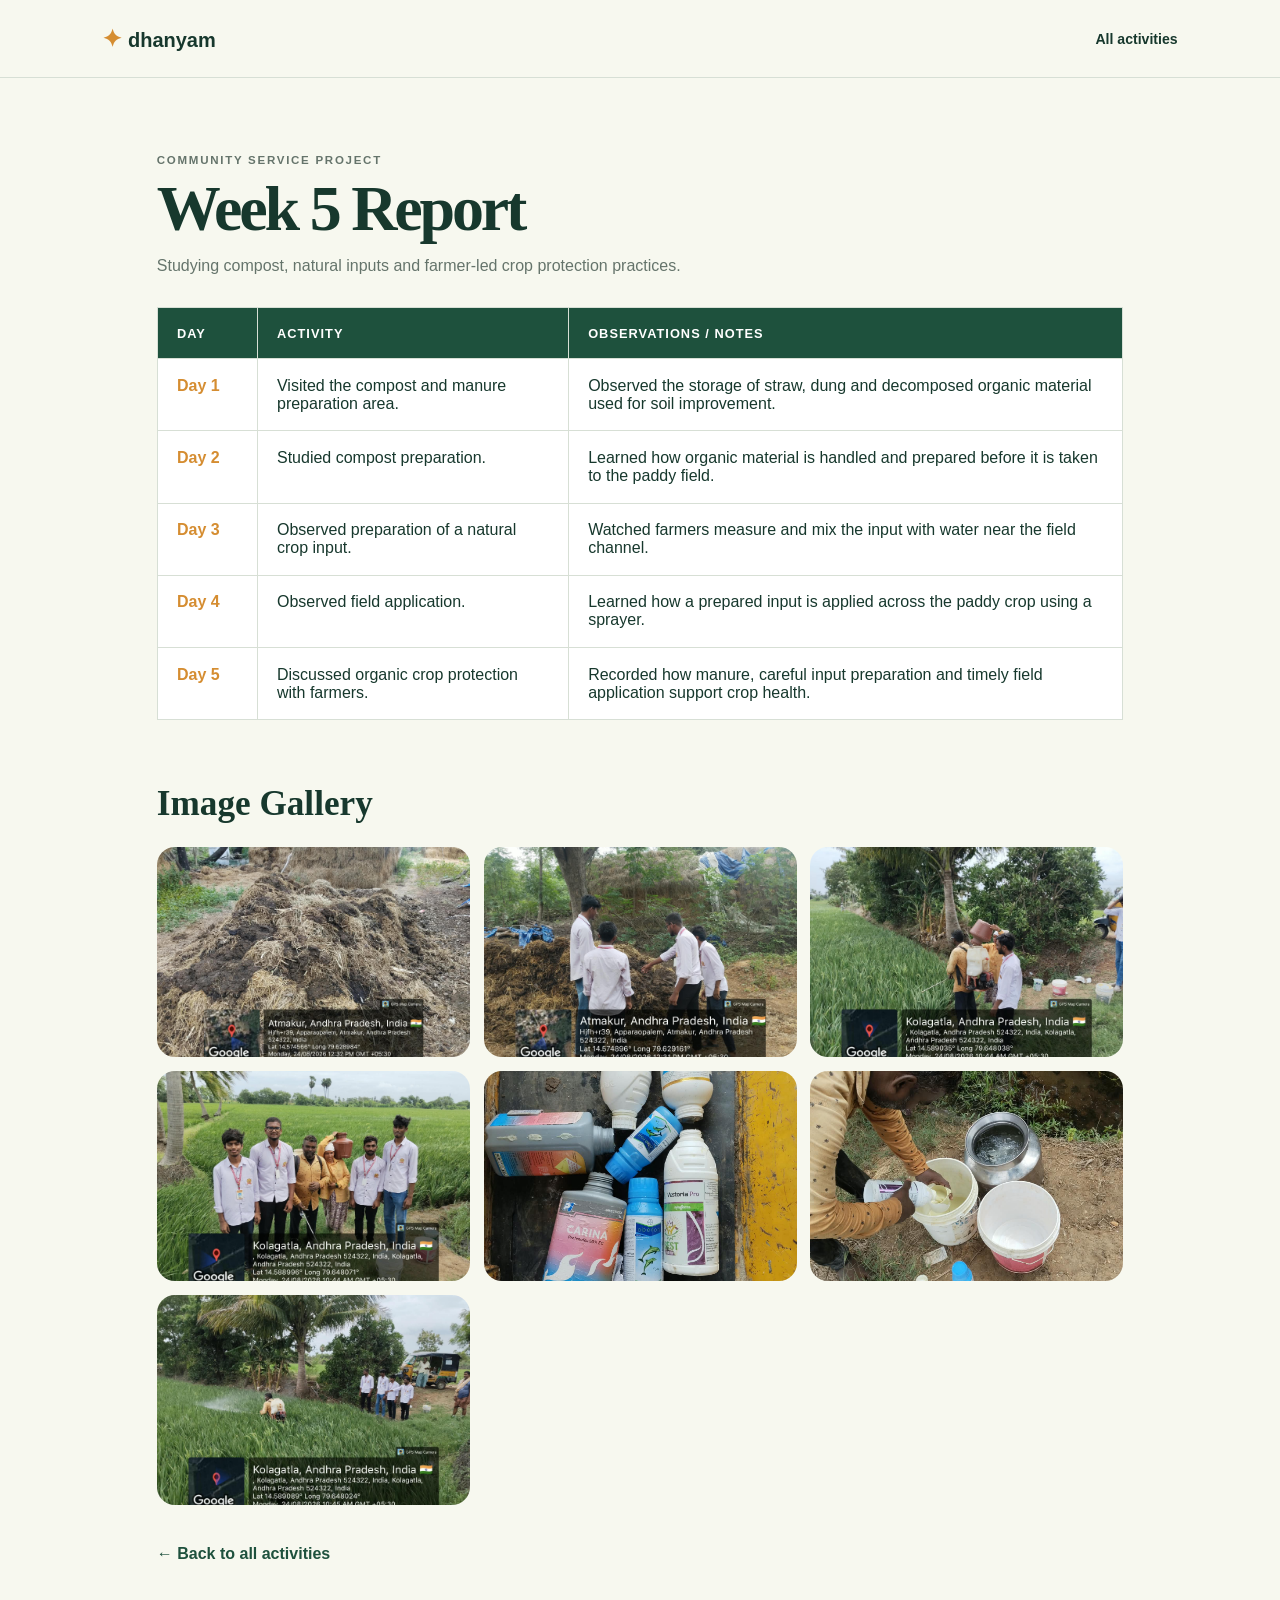
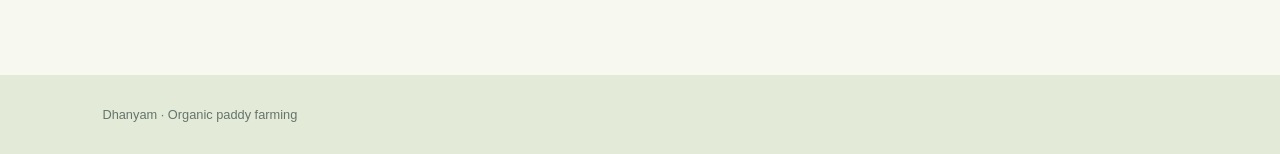
<file: week5.html>
<!doctype html><html lang="en"><head><meta charset="UTF-8"><meta name="viewport" content="width=device-width,initial-scale=1"><title>Week 5 | Dhanyam</title><link rel="stylesheet" href="activity-pages.css"></head><body><header><a class="brand" href="index.html"><span>✦</span> dhanyam</a><nav><a href="activities.html">All activities</a></nav></header><main class="report"><div class="report-head"><p class="kicker">Community Service Project</p><h1>Week 5 Report</h1><p>Studying compost, natural inputs and farmer-led crop protection practices.</p></div><table class="report-table"><tr><th>Day</th><th>Activity</th><th>Observations / Notes</th></tr><tr><td>Day 1</td><td>Visited the compost and manure preparation area.</td><td>Observed the storage of straw, dung and decomposed organic material used for soil improvement.</td></tr><tr><td>Day 2</td><td>Studied compost preparation.</td><td>Learned how organic material is handled and prepared before it is taken to the paddy field.</td></tr><tr><td>Day 3</td><td>Observed preparation of a natural crop input.</td><td>Watched farmers measure and mix the input with water near the field channel.</td></tr><tr><td>Day 4</td><td>Observed field application.</td><td>Learned how a prepared input is applied across the paddy crop using a sprayer.</td></tr><tr><td>Day 5</td><td>Discussed organic crop protection with farmers.</td><td>Recorded how manure, careful input preparation and timely field application support crop health.</td></tr></table><h2 class="gallery-title">Image Gallery</h2><div class="gallery"><img src="images/week5-new-1.png" alt="Organic manure and straw compost preparation area"><img src="images/week5-new-2.png" alt="Students examining compost and manure"><img src="images/week5-new-3.png" alt="Farmers mixing a crop input near the field channel"><img src="images/week5-new-4.png" alt="Students and farmers preparing an organic input"><img src="images/week5-new-5.png" alt="Natural input containers used for crop care"><img src="images/week5-new-6.png" alt="Preparing a field input in buckets near the water channel"><img src="images/week5-new-7.png" alt="Spraying a prepared input over the paddy crop"></div><a class="back" href="activities.html">← Back to all activities</a></main><footer><span>Dhanyam · Organic paddy farming</span></footer></body></html>
</file>
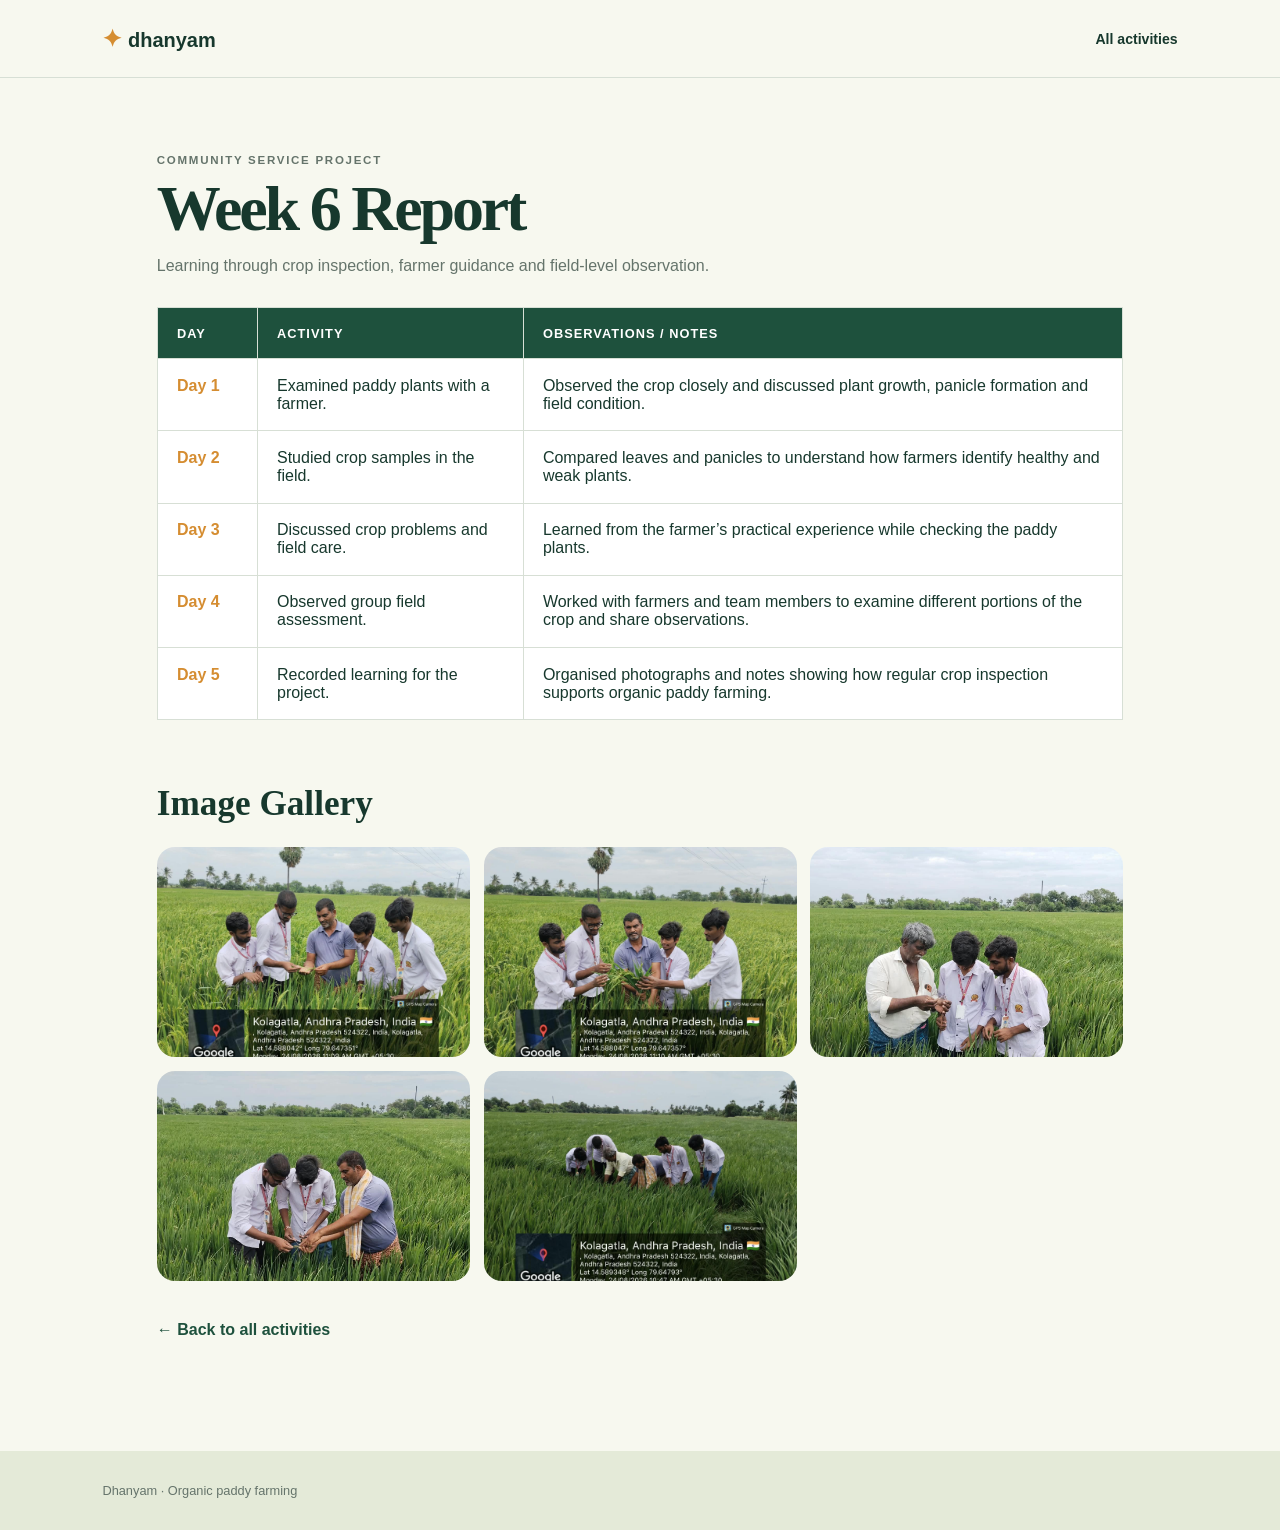
<file: week6.html>
<!doctype html><html lang="en"><head><meta charset="UTF-8"><meta name="viewport" content="width=device-width,initial-scale=1"><title>Week 6 | Dhanyam</title><link rel="stylesheet" href="activity-pages.css"></head><body><header><a class="brand" href="index.html"><span>✦</span> dhanyam</a><nav><a href="activities.html">All activities</a></nav></header><main class="report"><div class="report-head"><p class="kicker">Community Service Project</p><h1>Week 6 Report</h1><p>Learning through crop inspection, farmer guidance and field-level observation.</p></div><table class="report-table"><tr><th>Day</th><th>Activity</th><th>Observations / Notes</th></tr><tr><td>Day 1</td><td>Examined paddy plants with a farmer.</td><td>Observed the crop closely and discussed plant growth, panicle formation and field condition.</td></tr><tr><td>Day 2</td><td>Studied crop samples in the field.</td><td>Compared leaves and panicles to understand how farmers identify healthy and weak plants.</td></tr><tr><td>Day 3</td><td>Discussed crop problems and field care.</td><td>Learned from the farmer’s practical experience while checking the paddy plants.</td></tr><tr><td>Day 4</td><td>Observed group field assessment.</td><td>Worked with farmers and team members to examine different portions of the crop and share observations.</td></tr><tr><td>Day 5</td><td>Recorded learning for the project.</td><td>Organised photographs and notes showing how regular crop inspection supports organic paddy farming.</td></tr></table><h2 class="gallery-title">Image Gallery</h2><div class="gallery"><img src="images/week6-new-1.png" alt="Students and farmer examining paddy plants"><img src="images/week6-new-2.png" alt="Team inspecting paddy crop in the field"><img src="images/week6-new-3.png" alt="Farmer explaining crop details to students"><img src="images/week6-new-4.png" alt="Students discussing paddy plants with a farmer"><img src="images/week6-new-5.png" alt="Team and farmers conducting a field crop assessment"></div><a class="back" href="activities.html">← Back to all activities</a></main><footer><span>Dhanyam · Organic paddy farming</span></footer></body></html>
</file>
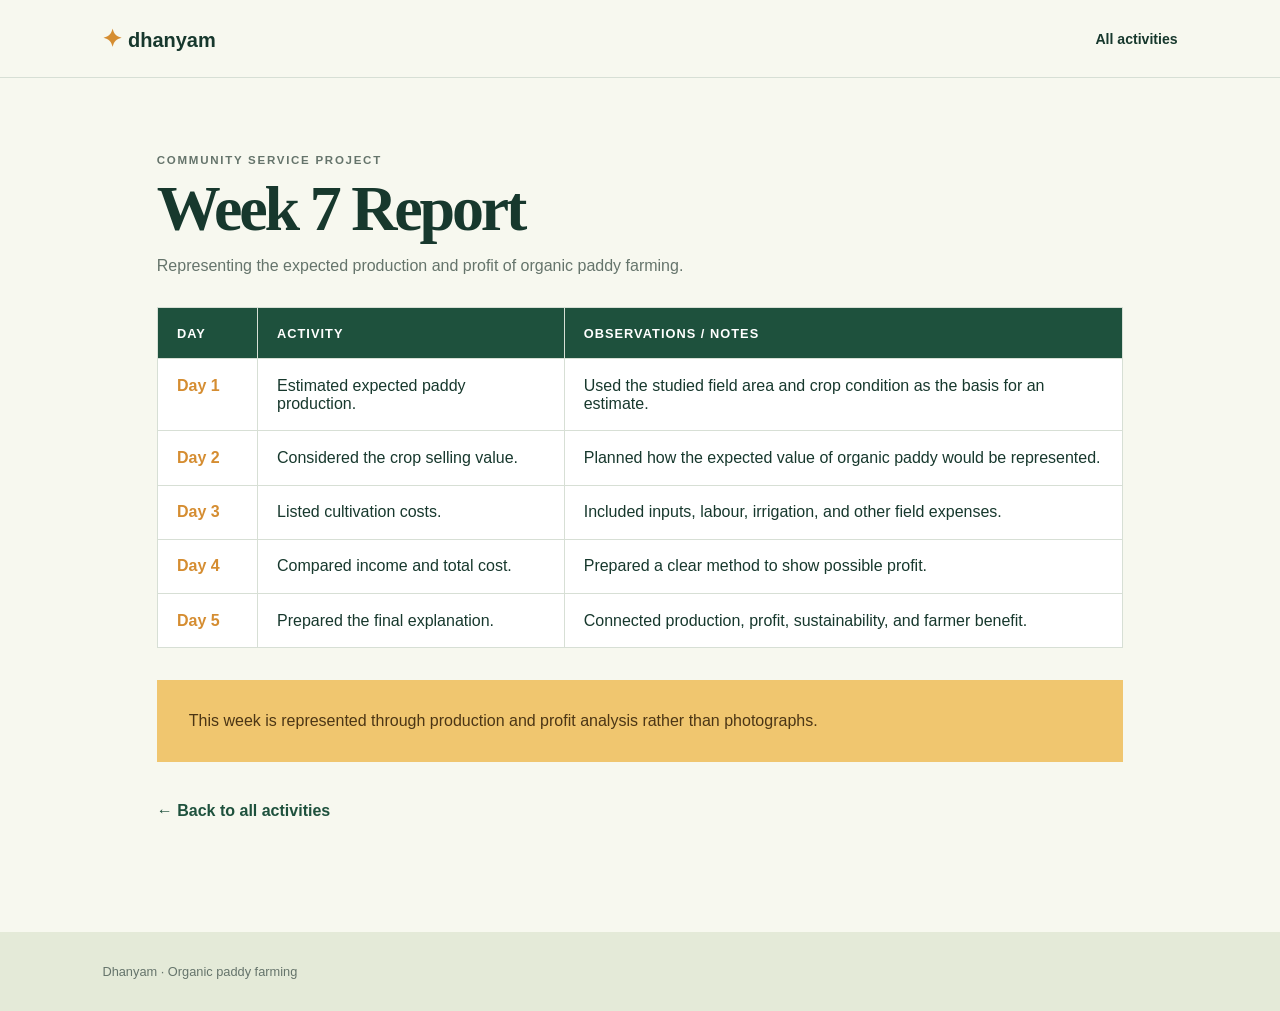
<file: week7.html>
<!doctype html><html lang="en"><head><meta charset="UTF-8"><meta name="viewport" content="width=device-width,initial-scale=1"><title>Week 7 | Dhanyam</title><link rel="stylesheet" href="activity-pages.css"></head><body><header><a class="brand" href="index.html"><span>✦</span> dhanyam</a><nav><a href="activities.html">All activities</a></nav></header><main class="report"><div class="report-head"><p class="kicker">Community Service Project</p><h1>Week 7 Report</h1><p>Representing the expected production and profit of organic paddy farming.</p></div><table class="report-table"><tr><th>Day</th><th>Activity</th><th>Observations / Notes</th></tr><tr><td>Day 1</td><td>Estimated expected paddy production.</td><td>Used the studied field area and crop condition as the basis for an estimate.</td></tr><tr><td>Day 2</td><td>Considered the crop selling value.</td><td>Planned how the expected value of organic paddy would be represented.</td></tr><tr><td>Day 3</td><td>Listed cultivation costs.</td><td>Included inputs, labour, irrigation, and other field expenses.</td></tr><tr><td>Day 4</td><td>Compared income and total cost.</td><td>Prepared a clear method to show possible profit.</td></tr><tr><td>Day 5</td><td>Prepared the final explanation.</td><td>Connected production, profit, sustainability, and farmer benefit.</td></tr></table><div class="note">This week is represented through production and profit analysis rather than photographs.</div><a class="back" href="activities.html">← Back to all activities</a></main><footer><span>Dhanyam · Organic paddy farming</span></footer></body></html>
</file>
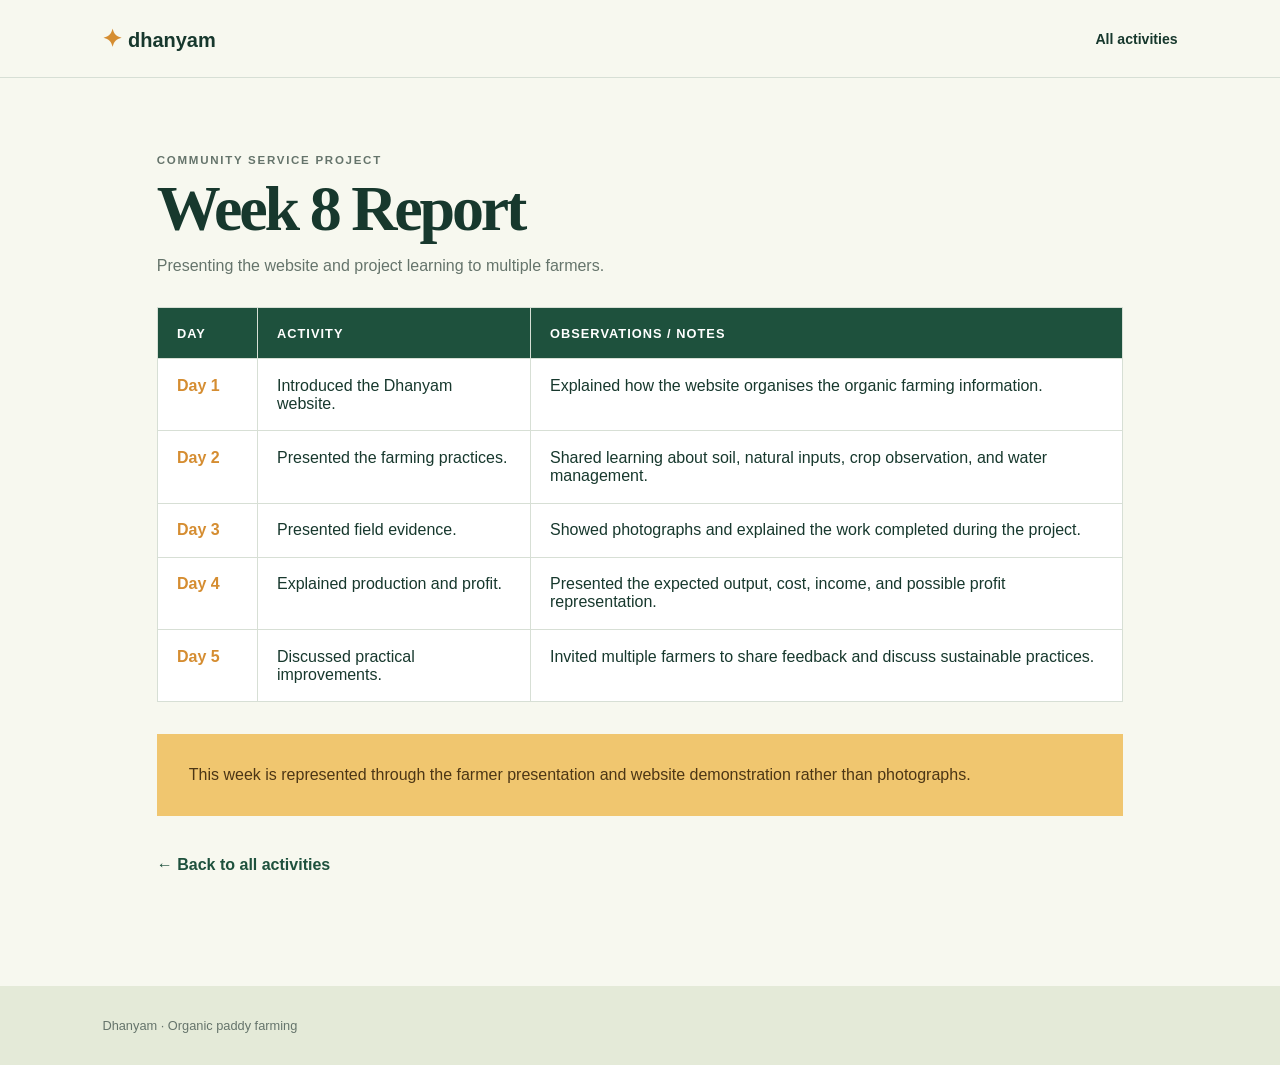
<file: week8.html>
<!doctype html><html lang="en"><head><meta charset="UTF-8"><meta name="viewport" content="width=device-width,initial-scale=1"><title>Week 8 | Dhanyam</title><link rel="stylesheet" href="activity-pages.css"></head><body><header><a class="brand" href="index.html"><span>✦</span> dhanyam</a><nav><a href="activities.html">All activities</a></nav></header><main class="report"><div class="report-head"><p class="kicker">Community Service Project</p><h1>Week 8 Report</h1><p>Presenting the website and project learning to multiple farmers.</p></div><table class="report-table"><tr><th>Day</th><th>Activity</th><th>Observations / Notes</th></tr><tr><td>Day 1</td><td>Introduced the Dhanyam website.</td><td>Explained how the website organises the organic farming information.</td></tr><tr><td>Day 2</td><td>Presented the farming practices.</td><td>Shared learning about soil, natural inputs, crop observation, and water management.</td></tr><tr><td>Day 3</td><td>Presented field evidence.</td><td>Showed photographs and explained the work completed during the project.</td></tr><tr><td>Day 4</td><td>Explained production and profit.</td><td>Presented the expected output, cost, income, and possible profit representation.</td></tr><tr><td>Day 5</td><td>Discussed practical improvements.</td><td>Invited multiple farmers to share feedback and discuss sustainable practices.</td></tr></table><div class="note">This week is represented through the farmer presentation and website demonstration rather than photographs.</div><a class="back" href="activities.html">← Back to all activities</a></main><footer><span>Dhanyam · Organic paddy farming</span></footer></body></html>
</file>
<file: style.css>
:root{--ink:#17382d;--muted:#61746b;--green:#1e513d;--light:#f4f5e9;--gold:#f0b75a;--cream:#f8efe0;--line:#d7dfd5}*{box-sizing:border-box}html{scroll-behavior:smooth}body{margin:0;color:var(--ink);background:var(--light);font-family:'DM Sans',sans-serif;line-height:1.55}h1,h2,h3{margin-top:0}h1,h2{font-family:'Playfair Display',serif;line-height:1.02}h1{font-size:clamp(3.4rem,8vw,7.8rem);letter-spacing:-.06em;margin:1rem 0 1.5rem}h2{font-size:clamp(2.8rem,5vw,5.3rem);letter-spacing:-.055em;margin:1rem 0 1.5rem}h1 em,h2 span{font-style:italic;color:#d18d30}.site-header{height:82px;padding:0 6vw;display:flex;align-items:center;justify-content:space-between;border-bottom:1px solid var(--line);background:rgba(244,245,233,.9);position:sticky;top:0;z-index:5;backdrop-filter:blur(12px)}.brand{display:flex;align-items:center;gap:9px;text-decoration:none;color:var(--ink);font-size:1.35rem;font-weight:700;letter-spacing:-.04em}.brand-mark{font-size:1.65rem;color:#d18d30}nav{display:flex;align-items:center;gap:2rem}nav a,.text-link{color:var(--ink);text-decoration:none;font-size:.88rem;font-weight:600}.activities-link{border:1px solid var(--ink);border-radius:99px;padding:11px 17px}.hero{min-height:calc(100vh - 82px);display:grid;grid-template-columns:1.02fr .98fr;overflow:hidden}.hero-content{padding:clamp(4rem,9vw,9rem) 5vw 5rem 10vw;max-width:780px}.eyebrow,.section-label{font-size:.72rem;text-transform:uppercase;letter-spacing:.16em;font-weight:700;color:#9c6d2c}.eyebrow{display:flex;align-items:center;gap:10px}.eyebrow span{width:30px;height:1px;background:#d18d30}.hero-copy{font-size:1.08rem;max-width:490px;color:var(--muted)}.hero-actions{display:flex;gap:26px;align-items:center;margin-top:2.3rem}.button{display:inline-flex;gap:18px;align-items:center;border-radius:99px;padding:14px 20px;text-decoration:none;font-weight:700;font-size:.9rem}.button-primary{color:white;background:var(--green)}.hero-art{position:relative;min-height:560px;background:#dbe6cb;overflow:hidden}.sun{position:absolute;width:180px;height:180px;border-radius:50%;background:#f6ce7a;right:18%;top:11%}.hill{position:absolute;border-radius:50% 50% 0 0/100% 100% 0 0}.hill-back{width:120%;height:50%;left:-14%;bottom:28%;background:#9db888}.hill-front{width:135%;height:44%;left:-18%;bottom:7%;background:#588365}.field-line{position:absolute;height:1px;background:rgba(248,239,224,.65);transform:rotate(-7deg);width:100%;right:-15%;bottom:25%}.line-2{bottom:19%;right:-7%}.line-3{bottom:13%;right:0}.rice-stalk{position:absolute;color:#edcf78;font-size:9rem;line-height:1;transform:rotate(-12deg);bottom:9%;left:15%}.stalk-2{left:38%;bottom:5%;transform:rotate(8deg)}.stalk-3{left:70%;bottom:12%;transform:rotate(-23deg);font-size:7rem}.art-caption{position:absolute;bottom:40px;right:42px;color:white;display:flex;gap:13px;align-items:flex-start;font-size:.75rem}.art-caption strong{font-size:1.7rem;line-height:1;color:#f6ce7a}.section-wrap{padding:8rem 10vw}.intro{display:grid;grid-template-columns:.65fr 1fr;gap:8vw;background:#f8f5e9}.intro p,.section-heading>p{max-width:530px;color:var(--muted);font-size:1.1rem}.section-heading{display:flex;justify-content:space-between;gap:3rem;align-items:end}.practice-grid{display:grid;grid-template-columns:repeat(3,1fr);gap:18px;margin-top:4rem}.practice-card{min-height:330px;padding:30px;position:relative;overflow:hidden}.card-green{background:#c8d9bb}.card-gold{background:#f2c979}.card-cream{background:#f8e9cf}.card-number{font-size:.8rem;font-weight:700;opacity:.55}.card-icon{position:absolute;right:28px;top:18px;font-size:4rem;opacity:.45}.practice-card h3{font-family:'Playfair Display',serif;font-size:2rem;margin-top:7rem}.practice-card p{color:rgba(23,56,45,.75);max-width:260px}.practice-card a{color:var(--ink);font-size:.85rem;font-weight:700;text-decoration:none}.journey{background:var(--green);color:#f8f5e9}.journey .section-label{color:#e5b15c}.journey h2 span{color:#e5b15c}.timeline{display:grid;grid-template-columns:repeat(4,1fr);gap:2rem;margin-top:5rem;border-top:1px solid rgba(248,245,233,.35)}.timeline-item{padding-top:1.5rem}.timeline-item b{color:#e5b15c}.timeline-item h3{font-family:'Playfair Display',serif;font-size:1.8rem;margin:.7rem 0}.timeline-item p{color:#c2d2c5;font-size:.9rem}.activities{background:#f8f5e9}.activity-banner{background:#d78f37;display:flex;justify-content:space-between;align-items:center;padding:5rem 7vw;color:#fff}.activity-banner .section-label{color:#fff1d0}.activity-banner h2 span{color:#fff0c9}.activity-banner p{max-width:450px;color:#fff6df}.activity-emblem{width:170px;height:170px;border:1px solid rgba(255,255,255,.6);border-radius:50%;display:flex;flex-direction:column;align-items:center;justify-content:center;font-size:2.5rem;color:#fff1b9}.activity-emblem small{text-align:center;font-size:.6rem;line-height:1.6;letter-spacing:.14em;color:white}.activity-list{display:grid;grid-template-columns:repeat(3,1fr);gap:2.5rem;padding:4rem 1vw 0}.activity-list article{border-top:1px solid var(--line);padding-top:1.4rem}.activity-date{font-size:.72rem;text-transform:uppercase;letter-spacing:.12em;color:#b47a2b;font-weight:700}.activity-list h3{font-family:'Playfair Display',serif;font-size:1.65rem;margin:1rem 0 .7rem}.activity-list p{color:var(--muted);font-size:.9rem}.button-light{color:var(--ink);background:#f8e8c9}footer{padding:2.5rem 10vw;display:flex;justify-content:space-between;align-items:center;background:#e4ead8;font-size:.78rem;color:var(--muted)}footer .brand{font-size:1rem}footer p{margin:0}@media(max-width:800px){nav a:not(.activities-link){display:none}.hero{display:block}.hero-content{padding:5rem 8vw 4rem}.hero-art{min-height:420px}.section-wrap{padding:5rem 8vw}.intro,.section-heading{display:block}.section-heading>p{margin-top:1rem}.practice-grid,.timeline,.activity-list{grid-template-columns:1fr}.practice-card{min-height:280px}.timeline{gap:1rem}.activity-banner{padding:3rem 2rem}.activity-emblem{display:none}footer{display:block}footer p{margin-top:1rem}}
</file>
<file: opening.css>
.tractor-intro{position:fixed;inset:0;z-index:20;background:#17382d;display:grid;place-items:center;color:#f5f6ec;overflow:hidden;animation:introFade 2.8s forwards;pointer-events:none}.tractor-intro p{position:absolute;bottom:18%;font:italic 1.3rem 'Playfair Display',serif;color:#e6b058}.tractor-scene{position:absolute;left:-260px;bottom:34%;width:230px;height:120px;animation:tractorRide 1.9s cubic-bezier(.2,.8,.2,1) forwards}.tractor{position:absolute;left:48px;bottom:23px;width:145px;height:58px;background:#d58d31;border-radius:15px 28px 8px 8px;box-shadow:inset 0 -10px #b46d23}.tractor:before{content:'';position:absolute;left:35px;top:-35px;width:55px;height:42px;border:8px solid #e5b15c;border-bottom:0;border-radius:13px 13px 0 0}.tractor b,.tractor i,.tractor em{position:absolute;border-radius:50%;background:#17382d;border:8px solid #a9ba8f;bottom:-31px}.tractor b{width:54px;height:54px;left:12px}.tractor i{width:75px;height:75px;right:0;bottom:-42px}.tractor em{width:17px;height:17px;left:84px;bottom:20px;border:0;background:#f5f6ec}.farmer{position:absolute;z-index:2;left:92px;top:-22px;font-size:28px;color:#e5b15c}.farmer i{display:block;width:18px;height:28px;background:#d58d31;border-radius:10px;margin:-2px auto}.tractor-intro.open{animation:introFade .9s 1s forwards}.tractor-intro.open .tractor-scene{animation:tractorExit .8s forwards}@keyframes tractorRide{to{left:calc(50% - 115px)}}@keyframes tractorExit{to{left:calc(100% + 260px)}}@keyframes introFade{0%,78%{opacity:1}100%{opacity:0;visibility:hidden}}

.hero{position:relative;display:block;min-height:calc(100vh - 82px);min-height:calc(100svh - 82px);overflow:hidden;background:#b8d9cf}
.hero-art{position:absolute;inset:0;z-index:0;min-height:0;overflow:hidden;background:#b8d9cf}
.hero-content{position:relative;z-index:1;display:flex;flex-direction:column;justify-content:center;min-height:calc(100vh - 82px);min-height:calc(100svh - 82px);max-width:none;padding:clamp(3rem,8vw,7rem) 8vw;background:linear-gradient(90deg,rgba(244,245,233,.97) 0%,rgba(244,245,233,.93) 31%,rgba(244,245,233,.78) 48%,rgba(244,245,233,.32) 70%,rgba(244,245,233,.04) 100%)}
.hero-content .eyebrow,.hero-content h1,.hero-content .hero-copy,.hero-content .hero-actions{max-width:760px}
.hero-content h1{font-size:clamp(3.4rem,7.5vw,7.2rem)}
.paddy-scene{position:absolute;inset:0;overflow:hidden;perspective:900px;perspective-origin:50% 56%;background:linear-gradient(180deg,#b8d9cf 0%,#e9d8a3 54%,#9ab77a 100%)}
.scene-sun{position:absolute;width:clamp(90px,15vw,170px);aspect-ratio:1;border-radius:50%;right:17%;top:12%;background:#ffe39a;box-shadow:0 0 55px 16px rgba(255,224,147,.38);animation:sunGlow 5s ease-in-out infinite alternate}
.scene-hill{position:absolute;border-radius:50% 50% 0 0/100% 100% 0 0;pointer-events:none}
.hill-far{width:125%;height:22%;left:-12%;bottom:42%;background:linear-gradient(160deg,#a5c19a,#769a78);transform:rotate(-5deg)}
.hill-near{width:125%;height:14%;left:-10%;bottom:32%;background:linear-gradient(170deg,#729b72,#47785c);transform:rotate(5deg)}
.water-plane{position:absolute;left:-25%;right:-25%;height:66%;bottom:-29%;transform:rotateX(59deg);transform-origin:center top;background:repeating-linear-gradient(0deg,rgba(247,219,131,.68) 0 2px,transparent 2px 30px),linear-gradient(180deg,#9fc5a0,#477956 75%);box-shadow:0 -10px 30px rgba(51,93,63,.2)}
.water-plane>i{position:absolute;width:140%;height:1px;left:-20%;top:var(--row);background:rgba(244,226,166,.62);box-shadow:0 4px 12px rgba(54,102,66,.2)}
.water-plane>i:nth-child(1){--row:10%}.water-plane>i:nth-child(2){--row:26%}.water-plane>i:nth-child(3){--row:44%}.water-plane>i:nth-child(4){--row:64%}.water-plane>i:nth-child(5){--row:85%}
.plant{position:absolute;bottom:43%;width:110px;height:170px;transform-origin:50% 100%;animation:riceSway 3.5s ease-in-out infinite alternate}
.plant b{position:absolute;left:53px;bottom:0;width:5px;height:135px;border-radius:100% 0;background:linear-gradient(90deg,#b29b45,#718d42);transform:rotate(3deg)}
.plant i,.plant em{position:absolute;left:54px;bottom:24px;width:66px;height:17px;border-radius:100% 0 100% 0;background:linear-gradient(180deg,#c0c45d,#668c3e);transform-origin:0 50%}
.plant i:nth-of-type(1){transform:rotate(-38deg)}.plant i:nth-of-type(2){transform:rotate(205deg) scaleX(.86)}
.plant em{left:49px;bottom:111px;width:9px;height:62px;border-radius:100% 0 100% 0;background:repeating-linear-gradient(180deg,#e8cf72 0 5px,#b69e4a 5px 8px);transform:rotate(-29deg)}
.plant em:last-child{transform:rotate(22deg) scale(.9);transform-origin:0 100%}
.plant-one{left:5%;bottom:7%;transform:scale(.64);animation-delay:-1s}.plant-two{left:22%;bottom:13%;transform:scale(.8);animation-delay:-2.4s}
.plant-three{left:44%;bottom:6%;transform:scale(.58);animation-delay:-.7s}.plant-four{left:63%;bottom:14%;transform:scale(.83);animation-delay:-1.8s}
.plant-five{left:81%;bottom:7%;transform:scale(.62);animation-delay:-2.8s}.plant-six{left:91%;bottom:15%;transform:scale(.9);animation-delay:-1.2s}
.hero-art .art-caption{z-index:2;text-shadow:0 1px 12px rgba(24,53,38,.4)}
@keyframes riceSway{from{margin-left:-5px}to{margin-left:7px}}
@keyframes sunGlow{from{box-shadow:0 0 42px 10px rgba(255,224,147,.3)}to{box-shadow:0 0 70px 22px rgba(255,224,147,.55)}}
@media(max-width:800px){.hero-content{min-height:calc(100vh - 82px);min-height:calc(100svh - 82px);padding:4rem 8vw;background:linear-gradient(90deg,rgba(244,245,233,.95),rgba(244,245,233,.8) 68%,rgba(244,245,233,.48))}.hero-content h1{font-size:clamp(3rem,12vw,5.5rem)}}
@media(prefers-reduced-motion:reduce){.plant,.scene-sun{animation:none}}
</file>
<file: paddy-journey.css>
.paddy-journey{padding:7rem 10vw 8rem;background:#17382d;color:#f5f6ec;position:relative;overflow:hidden}.paddy-journey:before{content:'✦';position:absolute;right:8vw;top:4rem;color:#d58d31;font-size:8rem;opacity:.15}.journey-intro{max-width:780px;margin-bottom:4rem}.journey-intro h2{font:700 clamp(3rem,7vw,6.5rem)/.98 'Playfair Display',serif;letter-spacing:-.06em;margin:1rem 0 2rem}.journey-intro h2 em{color:#e6b058;font-style:normal}.journey-intro p:not(.kicker){color:#cbd9cc;line-height:1.8;font-size:1.05rem;max-width:720px}.journey-steps{display:grid;grid-template-columns:repeat(2,1fr);gap:1px;background:rgba(230,176,88,.3);border:1px solid rgba(230,176,88,.3)}.journey-steps article{padding:2.4rem;background:#1e513d;min-height:280px;transition:background .25s,transform .25s}.journey-steps article:hover{background:#28654c;transform:translateY(-5px)}.journey-steps article span,.journey-ending span{color:#e6b058;text-transform:uppercase;letter-spacing:.14em;font-size:.72rem;font-weight:700}.journey-steps h3{font:700 clamp(1.8rem,3vw,3rem)/1.05 'Playfair Display',serif;margin:1.1rem 0}.journey-steps p{color:#cbd9cc;line-height:1.7;margin:0}.journey-ending{display:grid;grid-template-columns:1fr 2fr;gap:3rem;padding:3rem 0 0;border-top:1px solid rgba(230,176,88,.35);margin-top:4rem}.journey-ending p{color:#cbd9cc;line-height:1.8;margin:0;max-width:700px}@media(max-width:700px){.paddy-journey{padding:5rem 7vw}.journey-steps{grid-template-columns:1fr}.journey-ending{display:block}.journey-ending p{margin-top:1rem}}
</file>
<file: activity-pages.css>
:root{--ink:#17382d;--green:#1e513d;--gold:#d58d31;--paper:#f7f8ef;--line:#d7dfd5;--muted:#65746b}*{box-sizing:border-box}body{margin:0;background:var(--paper);color:var(--ink);font-family:'DM Sans',Arial,sans-serif}header{height:78px;padding:0 8vw;display:flex;align-items:center;justify-content:space-between;border-bottom:1px solid var(--line);background:#f7f8ef;position:sticky;top:0;z-index:5}.brand{font-weight:700;color:var(--ink);text-decoration:none;font-size:1.25rem}.brand span{color:var(--gold);font-size:1.5rem}nav{display:flex;gap:1.5rem}nav a{color:var(--ink);text-decoration:none;font-size:.88rem;font-weight:600}.page-head{padding:5rem 8vw 4rem;background:var(--green);color:white}.kicker{color:#e6b058;font-size:.72rem;font-weight:700;letter-spacing:.15em;text-transform:uppercase}.page-head h1{font:700 clamp(3rem,7vw,6rem)/1 'Playfair Display',serif;letter-spacing:-.05em;margin:.8rem 0 1rem}.page-head p{max-width:620px;color:#cbd9cc}.week-menu{padding:4rem 8vw 8rem;display:grid;grid-template-columns:repeat(2,1fr);gap:18px}.week-link{display:block;padding:2rem 2.3rem;background:white;border:1px solid var(--line);text-decoration:none;color:var(--ink);transition:.2s}.week-link:hover{transform:translateY(-4px);border-color:var(--gold)}.week-link:nth-child(even){background:#f1e3c9}.week-link span{color:var(--gold);font:700 1.2rem 'Playfair Display',serif}.week-link h2{font:700 2rem 'Playfair Display',serif;margin:.8rem 0 .5rem}.week-link p{color:var(--muted);margin:0}.report{max-width:1120px;margin:0 auto;padding:4rem 6vw 7rem}.report-head{margin-bottom:2rem}.report-head h1{font:700 clamp(2.5rem,5vw,4.5rem)/1 'Playfair Display',serif;letter-spacing:-.05em;margin:.6rem 0}.report-head p{color:var(--muted);max-width:680px}.report-table{width:100%;border-collapse:collapse;background:#fff;border:1px solid var(--line)}.report-table th,.report-table td{border:1px solid var(--line);padding:1.1rem 1.2rem;text-align:left;vertical-align:top}.report-table th{background:var(--green);color:#fff;font-size:.8rem;text-transform:uppercase;letter-spacing:.08em}.report-table td:first-child{width:100px;font-weight:700;color:var(--gold)}.gallery-title{font:700 2.2rem 'Playfair Display',serif;margin:4rem 0 1.4rem}.gallery{display:grid;grid-template-columns:repeat(3,1fr);gap:14px}.gallery img{display:block;width:100%;height:210px;aspect-ratio:4/3;object-fit:cover;background:transparent;border:0;border-radius:18px;transition:transform .28s ease,box-shadow .28s ease;transform-origin:center;will-change:transform}.gallery img:hover{transform:scale(1.035);box-shadow:0 12px 26px rgba(23,56,45,.2);position:relative;z-index:2}.note{padding:2rem;background:#f0c66f;color:#4c3615;margin-top:2rem}.back{display:inline-block;margin-top:2.5rem;color:var(--green);font-weight:700;text-decoration:none}footer{padding:2rem 8vw;background:#e4ead8;color:var(--muted);display:flex;justify-content:space-between;font-size:.8rem}@media(max-width:900px){.gallery{grid-template-columns:repeat(2,1fr)}}@media(max-width:700px){header{padding:0 6vw}.week-menu{grid-template-columns:1fr;padding-left:6vw;padding-right:6vw}.report{padding-left:5vw;padding-right:5vw}.report-table{font-size:.85rem}.report-table th,.report-table td{padding:.8rem}.gallery{grid-template-columns:1fr}.gallery img{height:220px}footer{display:block}footer p{margin-top:1rem}}
</file>
<file: activities-new.css>
:root{--ink:#17382d;--muted:#68766c;--paper:#f5f6ec;--green:#1e513d;--gold:#d58d31;--line:#d7dfd5}*{box-sizing:border-box}body{margin:0;background:var(--paper);color:var(--ink);font-family:'DM Sans',sans-serif}header{height:82px;padding:0 9vw;display:flex;align-items:center;justify-content:space-between;border-bottom:1px solid var(--line);position:sticky;top:0;z-index:2;background:rgba(245,246,236,.93);backdrop-filter:blur(12px)}.brand{color:var(--ink);font-weight:700;text-decoration:none;font-size:1.35rem}.brand span{color:var(--gold);font-size:1.6rem}nav{display:flex;gap:2rem}nav a{color:var(--ink);text-decoration:none;font-size:.88rem;font-weight:600}.cover{padding:9rem 10vw 7rem;background:var(--green);color:#f5f6ec}.kicker{color:#e6b058;text-transform:uppercase;letter-spacing:.17em;font-size:.72rem;font-weight:700}.cover h1{font:700 clamp(4rem,9vw,8rem)/.95 'Playfair Display',serif;letter-spacing:-.06em;margin:1rem 0 2rem}.cover h1 em{color:#e6b058}.lead{max-width:560px;color:#cbd9cc;font-size:1.1rem}.intro{padding:7rem 10vw 4rem;display:grid;grid-template-columns:.55fr 1fr;gap:1rem 5vw}.intro h2{font:700 clamp(2.8rem,5vw,5rem)/1 'Playfair Display',serif;letter-spacing:-.05em;margin:0}.intro h2 em{color:var(--gold)}.intro>p:nth-of-type(2){color:var(--muted);max-width:420px;align-self:end}.weeks{padding:3rem 10vw 8rem;display:flex;flex-direction:column;gap:18px}.weeks article{padding:2.8rem 3.5rem;background:#fff;border:1px solid var(--line);display:grid;grid-template-columns:190px 1fr;gap:3vw;align-items:start}.weeks article:nth-child(even){background:#f1e3c9}.weeks article:nth-child(3n){background:#dce8d4}.weeks article.projection{background:#f0c66f}.weeks article.presentation{background:var(--green);color:#f5f6ec}.weeks article img,.week-placeholder{width:190px;height:150px;object-fit:cover;border-radius:2px}.week-placeholder{display:grid;place-items:center;background:rgba(255,255,255,.3);font:700 4rem 'Playfair Display',serif;color:#9a6a25}.weeks article>div{min-width:0}.weeks article>div>span{font:700 1.2rem 'Playfair Display',serif;color:var(--gold)}.weeks h2{font:700 2rem/1.05 'Playfair Display',serif;letter-spacing:-.04em;margin:.8rem 0 1rem}.weeks ol{margin:0;padding-left:1.2rem;color:var(--muted)}.presentation ol{color:#d1dfd3}.weeks li{padding:.3rem 0;font-size:.9rem}.weeks li::marker{color:var(--gold);font-weight:700}footer{padding:2.5rem 10vw;display:flex;justify-content:space-between;background:#e4ead8;color:var(--muted);font-size:.8rem}footer p{margin:0}@media(max-width:850px){header{padding:0 6vw}.cover,.intro,.weeks{padding-left:7vw;padding-right:7vw}.intro{display:block}.intro>p:nth-of-type(2){margin-top:1.5rem}.weeks article{display:block;padding:2rem}.weeks article img,.week-placeholder{width:100%;height:210px;margin-bottom:1rem}footer{display:block}footer p{margin-top:1rem}}
</file>
<file: practices-new.css>
:root{--ink:#17382d;--muted:#66766b;--paper:#f5f6ec;--green:#1e513d;--gold:#d58d31;--line:#d7dfd5}*{box-sizing:border-box}body{margin:0;background:var(--paper);color:var(--ink);font-family:'DM Sans',sans-serif}header{height:82px;padding:0 9vw;display:flex;align-items:center;justify-content:space-between;border-bottom:1px solid var(--line);position:sticky;top:0;z-index:2;background:rgba(245,246,236,.93);backdrop-filter:blur(12px)}.brand{color:var(--ink);font-weight:700;text-decoration:none;font-size:1.35rem}.brand span{color:var(--gold);font-size:1.6rem}nav{display:flex;gap:2rem}nav a{color:var(--ink);text-decoration:none;font-size:.88rem;font-weight:600}.practice-hero{padding:9rem 10vw 7rem;background:var(--green);color:#f5f6ec}.kicker{color:#e6b058;text-transform:uppercase;letter-spacing:.17em;font-size:.72rem;font-weight:700}.practice-hero h1{font:700 clamp(4rem,9vw,8rem)/.95 'Playfair Display',serif;letter-spacing:-.06em;margin:1rem 0 2rem}.practice-hero h1 em{color:#e6b058}.practice-hero p:last-child{max-width:600px;color:#cbd9cc;font-size:1.1rem}.practice-list{padding:5rem 10vw 8rem}.practice-list article{display:grid;grid-template-columns:220px 90px 1fr;gap:3vw;align-items:start;padding:3rem 0;border-top:1px solid var(--line)}.practice-list img{width:220px;height:150px;object-fit:cover;border-radius:2px}.practice-list article>span{font:700 2.4rem 'Playfair Display',serif;color:var(--gold);padding-top:.2rem}.practice-list h2{font:700 clamp(2rem,4vw,4rem)/1 'Playfair Display',serif;letter-spacing:-.04em;margin:0 0 1rem}.practice-list p{max-width:670px;color:var(--muted);font-size:1.05rem}footer{padding:2.5rem 10vw;display:flex;justify-content:space-between;background:#e4ead8;color:var(--muted);font-size:.8rem}footer p{margin:0}@media(max-width:800px){header{padding:0 6vw}.practice-hero,.practice-list{padding-left:7vw;padding-right:7vw}.practice-list article{grid-template-columns:100px 50px 1fr;gap:1rem}.practice-list img{width:100px;height:100px}.practice-list h2{font-size:2rem}footer{display:block}footer p{margin-top:1rem}}@media(max-width:550px){.practice-list article{display:block}.practice-list img{width:100%;height:200px;margin-bottom:1rem}.practice-list article>span{display:block;margin-bottom:.7rem}}
</file>
